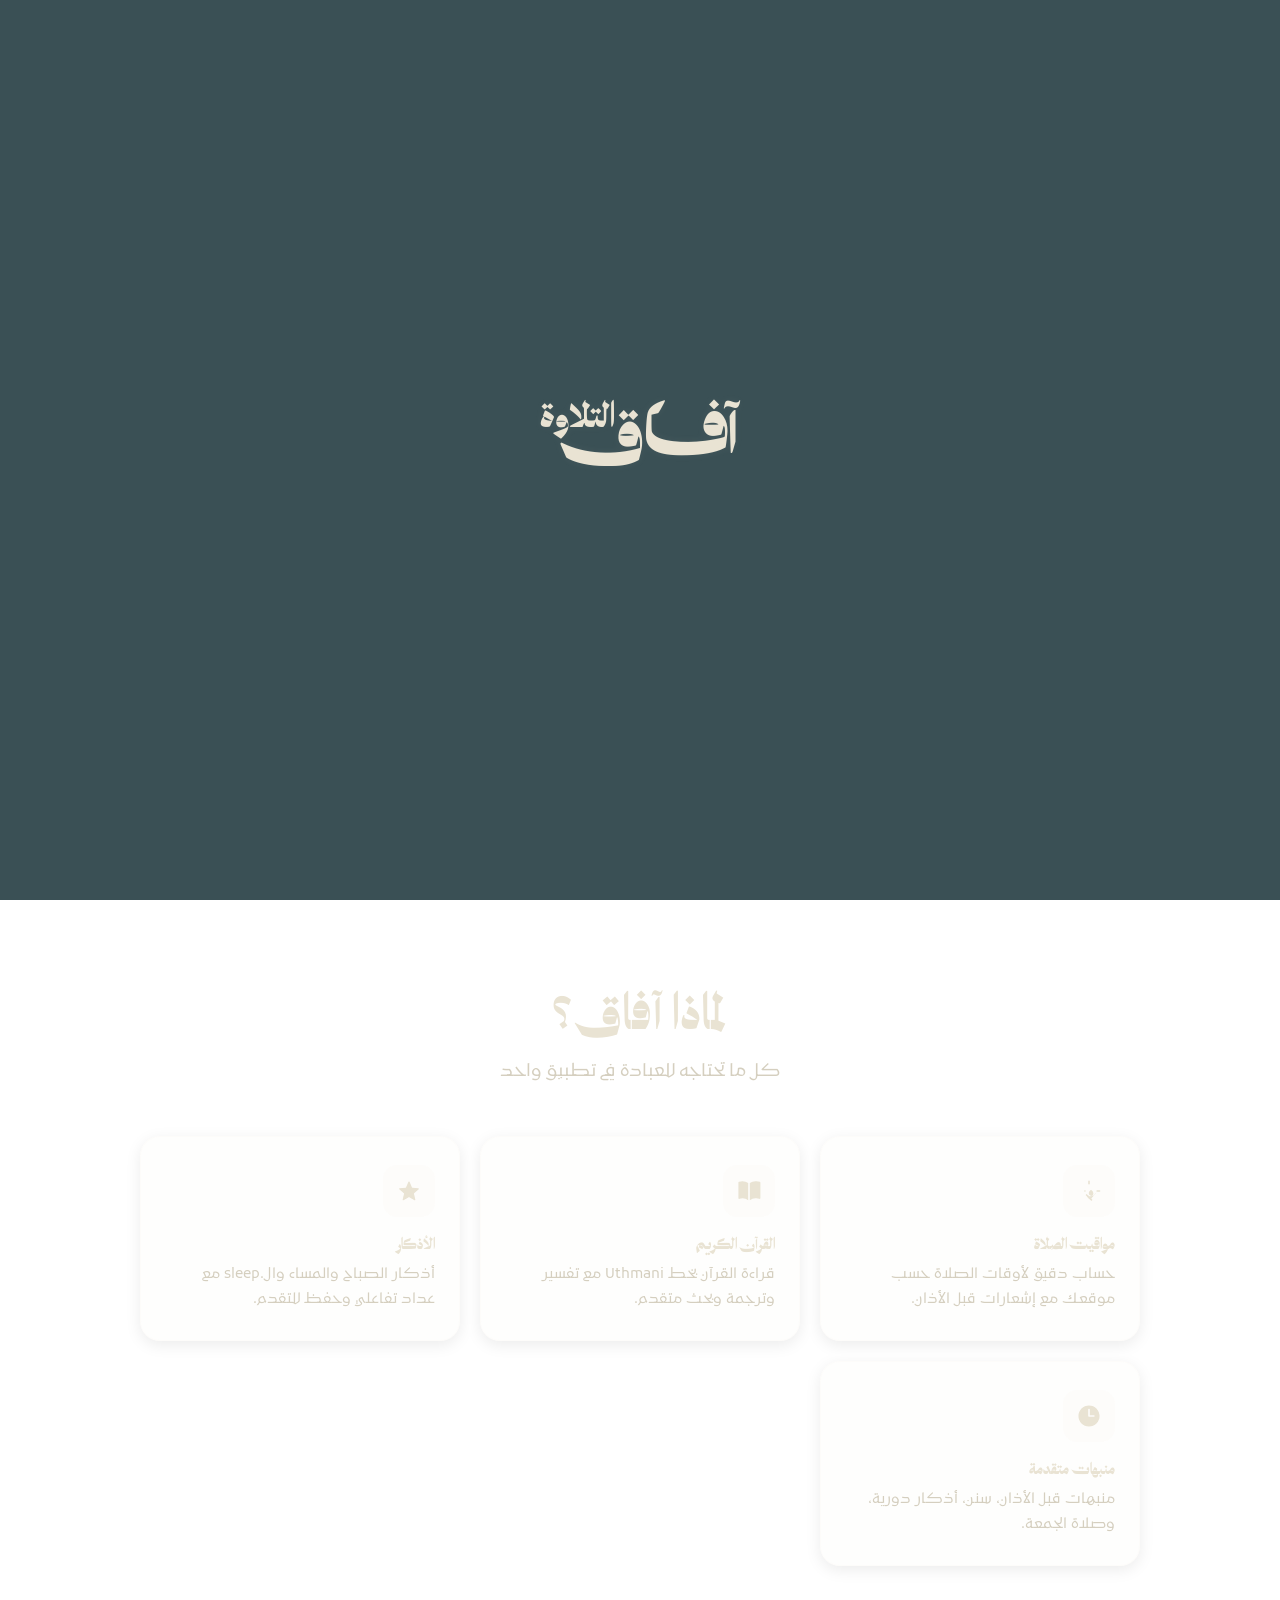
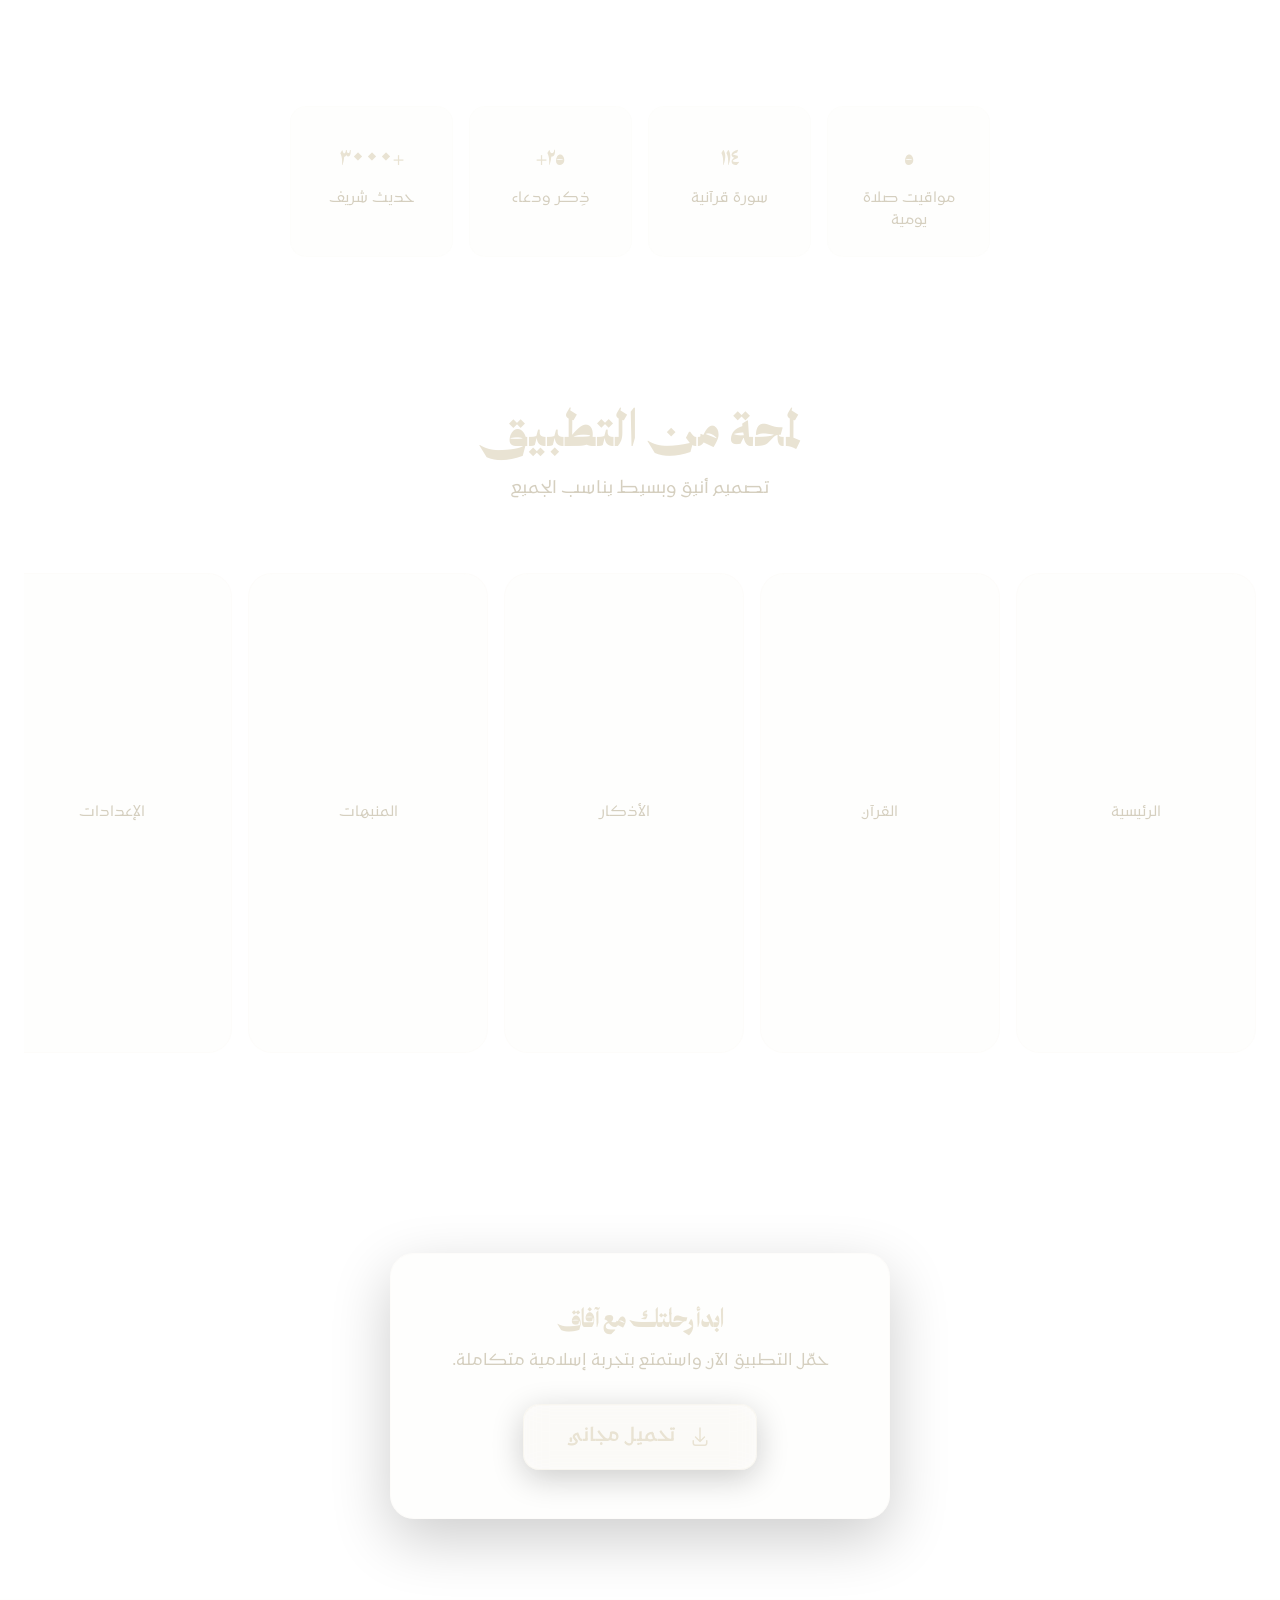
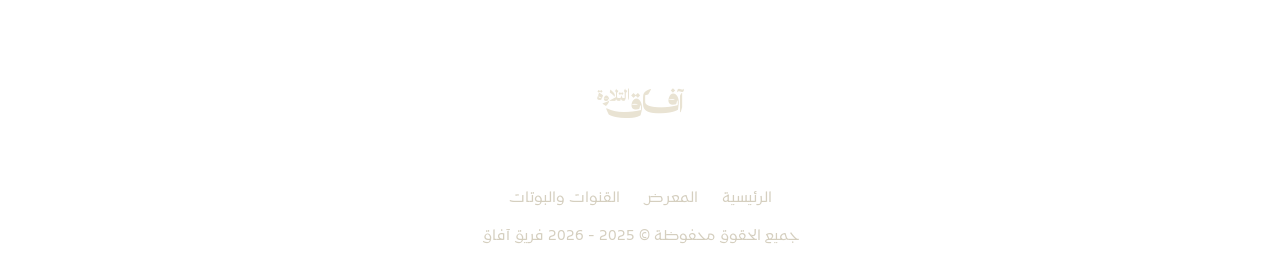
<file: index.html>
<!DOCTYPE html>
<html lang="ar" dir="rtl">
<head>
  <meta charset="UTF-8">
  <meta name="viewport" content="width=device-width,initial-scale=1.0">
  <title>آفاق - التطبيق الإسلامي الشامل</title>
  <meta name="description" content="آفاق - تطبيق إسلامي شامل يضم مواقيت الصلاة، القرآن الكريم، الأذكار، ومنبهات متقدمة">
  <link rel="stylesheet" href="css/style.css">
  <script src="js/kufam-font.js"></script>
  <link rel="stylesheet" href="https://cdn.jsdelivr.net/npm/swiper@11/swiper-bundle.min.css">
  <style>
    /* ===== APP DOWNLOAD PAGE ===== */
    .app-hero {
      min-height:100vh;
      display:flex; align-items:center; justify-content:center;
      text-align:center;
      padding:120px 24px 60px;
      position:relative;
    }
    .app-hero::before {
      content:'';
      position:absolute; inset:0;
      background:radial-gradient(ellipse at 50% 30%, rgba(233,227,211,0.06) 0%, transparent 70%);
      pointer-events:none;
    }
    .app-hero-content {
      display:flex; flex-direction:column; align-items:center; gap:28px;
      max-width:600px; position:relative; z-index:1;
    }
    .app-logo-wrap {
      width:140px; height:140px;
      border-radius:36px;
      background:rgba(233,227,211,0.08);
      backdrop-filter:blur(20px);
      -webkit-backdrop-filter:blur(20px);
      border:1px solid rgba(233,227,211,0.12);
      display:flex; align-items:center; justify-content:center;
      box-shadow:0 20px 60px rgba(0,0,0,0.3), inset 0 1px 0 rgba(233,227,211,0.1);
    }
    .app-logo-wrap .logo-font {
      font-size:80px; line-height:1;
    }
    .app-hero h1 {
      font-family:var(--font-milan);
      font-size:clamp(2.2rem,5vw,3.5rem);
      color:var(--ivory);
      margin:0;
      letter-spacing:2px;
    }
    .app-hero .tagline {
      font-size:1.1rem; color:var(--ivory-dark);
      line-height:1.8; max-width:480px; margin:0;
    }

    /* Glassy Download Button */
    .btn-download {
      display:inline-flex; align-items:center; gap:12px;
      padding:18px 44px;
      background:rgba(233,227,211,0.1);
      backdrop-filter:blur(16px);
      -webkit-backdrop-filter:blur(16px);
      border:1px solid rgba(233,227,211,0.2);
      border-radius:16px;
      color:var(--ivory);
      font-size:1.1rem; font-weight:600;
      letter-spacing:0.5px;
      transition:all 0.3s cubic-bezier(0.4,0,0.2,1);
      box-shadow:0 8px 32px rgba(0,0,0,0.2), inset 0 1px 0 rgba(233,227,211,0.1);
      text-decoration:none;
    }
    .btn-download:hover {
      background:rgba(233,227,211,0.18);
      border-color:rgba(233,227,211,0.35);
      transform:translateY(-3px);
      box-shadow:0 16px 48px rgba(0,0,0,0.3), inset 0 1px 0 rgba(233,227,211,0.15);
    }
    .btn-download svg {
      width:24px; height:24px;
    }

    /* Version Badge */
    .version-badge {
      display:inline-flex; align-items:center; gap:6px;
      padding:6px 14px;
      background:rgba(233,227,211,0.06);
      border:1px solid rgba(233,227,211,0.08);
      border-radius:20px;
      font-size:0.8rem; color:var(--ivory-dark);
    }
    .version-badge .dot {
      width:6px; height:6px; border-radius:50%;
      background:var(--accent-green, #7EC8A0);
    }

    /* Features Section */
    .features-section {
      padding:80px 24px;
      position:relative; z-index:1;
    }
    .features-grid {
      display:grid;
      grid-template-columns:repeat(auto-fit, minmax(260px, 1fr));
      gap:20px;
      max-width:1000px; margin:0 auto;
    }

    /* Glassy Feature Card */
    .feature-card {
      background:rgba(233,227,211,0.05);
      backdrop-filter:blur(12px);
      -webkit-backdrop-filter:blur(12px);
      border:1px solid rgba(233,227,211,0.08);
      border-radius:20px;
      padding:28px 24px;
      transition:all 0.3s cubic-bezier(0.4,0,0.2,1);
      box-shadow:0 4px 16px rgba(0,0,0,0.08);
    }
    .feature-card:hover {
      background:rgba(233,227,211,0.09);
      border-color:rgba(233,227,211,0.15);
      transform:translateY(-4px);
      box-shadow:0 12px 40px rgba(0,0,0,0.15);
    }
    .feature-icon {
      width:52px; height:52px;
      border-radius:14px;
      background:rgba(233,227,211,0.08);
      display:flex; align-items:center; justify-content:center;
      margin-bottom:16px;
    }
    .feature-icon svg {
      width:26px; height:26px;
      color:var(--ivory);
    }
    .feature-card h3 {
      font-family:var(--font-milan);
      font-size:1.15rem;
      color:var(--ivory);
      margin:0 0 8px;
    }
    .feature-card p {
      font-size:0.9rem;
      color:var(--ivory-dark);
      line-height:1.7;
      margin:0;
    }

    /* Stats Section */
    .stats-section {
      padding:60px 24px;
      position:relative; z-index:1;
    }
    .stats-grid {
      display:grid;
      grid-template-columns:repeat(auto-fit, minmax(150px, 1fr));
      gap:16px;
      max-width:700px; margin:0 auto;
    }
    .stat-card {
      background:rgba(233,227,211,0.05);
      backdrop-filter:blur(10px);
      -webkit-backdrop-filter:blur(10px);
      border:1px solid rgba(233,227,211,0.06);
      border-radius:16px;
      padding:24px 16px;
      text-align:center;
    }
    .stat-number {
      font-family:var(--font-milan);
      font-size:2rem;
      color:var(--ivory);
      margin:0;
    }
    .stat-label {
      font-size:0.85rem;
      color:var(--ivory-dark);
      margin:6px 0 0;
    }

    /* Screenshots Section */
    .screenshots-section {
      padding:80px 24px;
      position:relative; z-index:1;
    }
    .screenshots-scroll {
      display:flex; gap:16px;
      overflow-x:auto;
      padding:20px 0 40px;
      scroll-snap-type:x mandatory;
      -webkit-overflow-scrolling:touch;
    }
    .screenshots-scroll::-webkit-scrollbar { height:4px; }
    .screenshots-scroll::-webkit-scrollbar-thumb { background:rgba(233,227,211,0.15); border-radius:2px; }
    .screenshot-item {
      flex:0 0 240px;
      height:480px;
      border-radius:24px;
      overflow:hidden;
      background:rgba(233,227,211,0.05);
      border:1px solid rgba(233,227,211,0.08);
      scroll-snap-align:center;
      display:flex; align-items:center; justify-content:center;
      color:var(--ivory-dark);
      font-size:0.9rem;
    }

    /* CTA Section */
    .cta-section {
      padding:80px 24px;
      text-align:center;
      position:relative; z-index:1;
    }
    .cta-card {
      max-width:500px; margin:0 auto;
      background:rgba(233,227,211,0.06);
      backdrop-filter:blur(16px);
      -webkit-backdrop-filter:blur(16px);
      border:1px solid rgba(233,227,211,0.1);
      border-radius:24px;
      padding:48px 32px;
      box-shadow:0 20px 60px rgba(0,0,0,0.2);
    }
    .cta-card h2 {
      font-family:var(--font-milan);
      font-size:1.8rem;
      color:var(--ivory);
      margin:0 0 12px;
    }
    .cta-card p {
      font-size:1rem;
      color:var(--ivory-dark);
      margin:0 0 28px;
      line-height:1.7;
    }

    @media (max-width:768px) {
      .app-hero { padding:100px 16px 40px; }
      .app-logo-wrap { width:110px; height:110px; border-radius:28px; }
      .app-logo-wrap .logo-font { font-size:60px; }
      .btn-download { padding:16px 32px; font-size:1rem; }
      .features-grid { grid-template-columns:1fr; }
      .screenshot-item { flex:0 0 200px; height:400px; }
    }
  </style>
</head>
<body>

<div id="splash"><span class="splash-logo logo-font">2</span></div>

<header class="header">
  <div class="container">
    <a href="index.html" class="logo">
      <span class="logo-img logo-font">2</span>
    </a>
    <nav class="nav-links">
      <a href="index.html" class="active">الرئيسية</a>
      <a href="gallery.html">المعرض</a>
      <a href="network.html">القنوات والبوتات</a>
    </nav>
    <div class="menu-toggle"><span></span><span></span><span></span></div>
  </div>
</header>

<main class="page-main">

<!-- Hero -->
<section class="app-hero">
  <div class="app-hero-content">
    <div class="app-logo-wrap">
      <span class="logo-font" style="color:var(--ivory)">2</span>
    </div>
    <h1>آفاق</h1>
    <p class="tagline">تطبيق إسلامي شامل. مواقيت الصلاة، القرآن الكريم، الأذكار، ومنبهات متقدمة — كل ما تحتاجه في مكان واحد.</p>
    <div class="version-badge">
      <span class="dot"></span>
      الإصدار 1.0.0
    </div>
    <a href="https://github.com/mr7li0/afaq-app/releases/download/v1.1.0/app-release.apk" class="btn-download" id="download-btn">
      <svg viewBox="0 0 24 24" fill="currentColor">
        <path fill-rule="evenodd" d="M12 2.25a.75.75 0 0 1 .75.75v11.69l3.22-3.22a.75.75 0 1 1 1.06 1.06l-4.5 4.5a.75.75 0 0 1-1.06 0l-4.5-4.5a.75.75 0 1 1 1.06-1.06l3.22 3.22V3a.75.75 0 0 1 .75-.75Z" clip-rule="evenodd"/>
        <path d="M5.25 15a.75.75 0 0 1 .75.75v2.25a1.5 1.5 0 0 0 1.5 1.5h9a1.5 1.5 0 0 0 1.5-1.5V15.75a.75.75 0 0 1 1.5 0v2.25a3 3 0 0 1-3 3h-9a3 3 0 0 1-3-3V15.75a.75.75 0 0 1 .75-.75Z"/>
      </svg>
      تحميل التطبيق
    </a>
  </div>
</section>

<!-- Features -->
<section class="features-section">
  <div class="container">
    <h2 class="section-title">لماذا آفاق؟</h2>
    <p class="section-subtitle">كل ما تحتاجه للعبادة في تطبيق واحد</p>
  </div>
  <div class="features-grid">
    <div class="feature-card">
      <div class="feature-icon">
        <svg viewBox="0 0 24 24" fill="currentColor"><path fill-rule="evenodd" d="M12 2.25a.75.75 0 0 1 .75.75v2.25a.75.75 0 0 1-1.5 0V3a.75.75 0 0 1 .75-.75ZM7.5 12a.75.75 0 0 1 .75-.75h.008a.75.75 0 0 1 .75.75v.008a.75.75 0 0 1-.75.75H8.25a.75.75 0 0 1-.75-.75V12ZM22.5 12a.75.75 0 0 1-.75.75h-2.25a.75.75 0 0 1 0-1.5H21.75a.75.75 0 0 1 .75.75ZM14.114 18.894c.198.266.43.509.668.734a.75.75 0 1 1-1.05 1.068c-.305-.305-.627-.614-.955-.918l-.036-.034a17.23 17.23 0 0 1-2.548-2.548l-.034-.036a8.33 8.33 0 0 1-.918-.955.75.75 0 1 1 1.068-1.05c.225.238.468.47.734.668l.158.212.002.002c.053.07.11.138.17.2.08.08.164.15.252.208l.05.03a2.96 2.96 0 0 0 .484.278c.175.08.378.132.593.151.427.037.867-.004 1.28-.12a3.39 3.39 0 0 0 .977-.429l.001-.001c.246-.196.458-.423.626-.675.16-.245.27-.517.32-.8a3.04 3.04 0 0 0-.004-1.025l-.004-.018a3.38 3.38 0 0 0-.098-.384l-.004-.01a5.86 5.86 0 0 0-.106-.339 3.38 3.38 0 0 0-.152-.374l-.006-.012a3.4 3.4 0 0 0-.132-.266l-.004-.007a3.4 3.4 0 0 0-.234-.36l-.003-.004a3.4 3.4 0 0 0-.36-.384l-.005-.005a3.4 3.4 0 0 0-.468-.378l-.006-.004a3.39 3.39 0 0 0-.372-.222l-.006-.003a3.4 3.4 0 0 0-.38-.176l-.007-.003a3.4 3.4 0 0 0-.382-.114l-.008-.002a3.4 3.4 0 0 0-.383-.056H14.9a3.4 3.4 0 0 0-.383.056l-.008.002a3.4 3.4 0 0 0-.382.114l-.007.003a3.4 3.4 0 0 0-.38.176l-.006.003a3.39 3.39 0 0 0-.372.222l-.006.004a3.4 3.4 0 0 0-.468.378l-.005.005a3.4 3.4 0 0 0-.36.384l-.003.004a3.4 3.4 0 0 0-.234.36l-.004.007a3.4 3.4 0 0 0-.132.266l-.006.012a3.38 3.38 0 0 0-.152.374l-.004.01a5.86 5.86 0 0 0-.106.339l-.004.018a3.04 3.04 0 0 0-.004 1.025c.05.283.16.555.32.8.168.252.38.479.626.675l.001.001a3.39 3.39 0 0 0 .977.429c.413.116.853.155 1.28.12a3.03 3.03 0 0 0 .593-.151l.05-.03a2.9 2.9 0 0 0 .484-.278l.002-.002c.053-.07.11-.138.17-.2.08-.08.164-.15.252-.208l.05-.03a17.23 17.23 0 0 1 2.548-2.548l.034-.036a8.33 8.33 0 0 1 .918-.955Z" clip-rule="evenodd"/></svg>
      </div>
      <h3>مواقيت الصلاة</h3>
      <p>حساب دقيق لأوقات الصلاة حسب موقعك مع إشعارات قبل الأذان.</p>
    </div>
    <div class="feature-card">
      <div class="feature-icon">
        <svg viewBox="0 0 24 24" fill="currentColor"><path d="M11.25 4.533A9.707 9.707 0 0 0 6 3a9.735 9.735 0 0 0-3.25.555.75.75 0 0 0-.5.707v14.25a.75.75 0 0 0 1 .707A8.237 8.237 0 0 1 6 18.75c1.995 0 3.823.707 5.25 1.886V4.533ZM12.75 20.636A8.214 8.214 0 0 1 18.75 18.75c.966 0 1.89.166 2.75.47a.75.75 0 0 0 1-.708V4.262a.75.75 0 0 0-.5-.707A9.735 9.735 0 0 0 18 3a9.707 9.707 0 0 0-5.25 1.533v16.103Z"/></svg>
      </div>
      <h3>القرآن الكريم</h3>
      <p>قراءة القرآن بخط Uthmani مع تفسير وترجمة وبحث متقدم.</p>
    </div>
    <div class="feature-card">
      <div class="feature-icon">
        <svg viewBox="0 0 24 24" fill="currentColor"><path d="M11.48 3.499a.562.562 0 0 1 1.04 0l2.125 5.111a.563.563 0 0 0 .475.345l5.518.442c.499.04.701.663.321.988l-4.204 3.602a.563.563 0 0 0-.182.557l1.285 5.385a.562.562 0 0 1-.84.61l-4.725-2.885a.562.562 0 0 0-.586 0L6.982 20.54a.562.562 0 0 1-.84-.61l1.285-5.386a.562.562 0 0 0-.182-.557l-4.204-3.602a.562.562 0 0 1 .321-.988l5.518-.442a.563.563 0 0 0 .475-.345L11.48 3.5Z"/></svg>
      </div>
      <h3>الأذكار</h3>
      <p>أذكار الصباح والمساء وال.sleep مع عداد تفاعلي وحفظ للتقدم.</p>
    </div>
    <div class="feature-card">
      <div class="feature-icon">
        <svg viewBox="0 0 24 24" fill="currentColor"><path fill-rule="evenodd" d="M12 2.25c-5.385 0-9.75 4.365-9.75 9.75s4.365 9.75 9.75 9.75 9.75-4.365 9.75-9.75S17.385 2.25 12 2.25ZM12.75 6a.75.75 0 0 0-1.5 0v6c0 .414.336.75.75.75h4.5a.75.75 0 0 0 0-1.5h-3.75V6Z" clip-rule="evenodd"/></svg>
      </div>
      <h3>منبهات متقدمة</h3>
      <p>منبهات قبل الأذان، سنن، أذكار دورية، وصلاة الجمعة.</p>
    </div>
  </div>
</section>

<!-- Stats -->
<section class="stats-section">
  <div class="stats-grid">
    <div class="stat-card">
      <p class="stat-number">٥</p>
      <p class="stat-label">مواقيت صلاة يومية</p>
    </div>
    <div class="stat-card">
      <p class="stat-number">١١٤</p>
      <p class="stat-label">سورة قرآنية</p>
    </div>
    <div class="stat-card">
      <p class="stat-number">٢٥+</p>
      <p class="stat-label">ذِكر ودعاء</p>
    </div>
    <div class="stat-card">
      <p class="stat-number">+٣٠٠٠</p>
      <p class="stat-label">حديث شريف</p>
    </div>
  </div>
</section>

<!-- Screenshots -->
<section class="screenshots-section">
  <div class="container">
    <h2 class="section-title">لمحة من التطبيق</h2>
    <p class="section-subtitle">تصميم أنيق وبسيط يناسب الجميع</p>
  </div>
  <div class="screenshots-scroll">
    <div class="screenshot-item">الرئيسية</div>
    <div class="screenshot-item">القرآن</div>
    <div class="screenshot-item">الأذكار</div>
    <div class="screenshot-item">المنبهات</div>
    <div class="screenshot-item">الإعدادات</div>
  </div>
</section>

<!-- CTA -->
<section class="cta-section">
  <div class="cta-card">
    <h2>ابدأ رحلتك مع آفاق</h2>
    <p>حمّل التطبيق الآن واستمتع بتجربة إسلامية متكاملة.</p>
    <a href="https://github.com/mr7li0/afaq-app/releases/download/v1.1.0/app-release.apk" class="btn-download">
      <svg viewBox="0 0 24 24" fill="currentColor">
        <path fill-rule="evenodd" d="M12 2.25a.75.75 0 0 1 .75.75v11.69l3.22-3.22a.75.75 0 1 1 1.06 1.06l-4.5 4.5a.75.75 0 0 1-1.06 0l-4.5-4.5a.75.75 0 1 1 1.06-1.06l3.22 3.22V3a.75.75 0 0 1 .75-.75Z" clip-rule="evenodd"/>
        <path d="M5.25 15a.75.75 0 0 1 .75.75v2.25a1.5 1.5 0 0 0 1.5 1.5h9a1.5 1.5 0 0 0 1.5-1.5V15.75a.75.75 0 0 1 1.5 0v2.25a3 3 0 0 1-3 3h-9a3 3 0 0 1-3-3V15.75a.75.75 0 0 1 .75-.75Z"/>
      </svg>
      تحميل مجاني
    </a>
  </div>
</section>

</main>

<footer class="footer">
  <div class="footer-content">
    <div class="footer-logo">
      <span class="logo-img logo-font">2</span>
    </div>
    <div class="footer-links">
      <a href="index.html">الرئيسية</a>
      <a href="gallery.html">المعرض</a>
      <a href="network.html">القنوات والبوتات</a>
    </div>
    <div class="footer-copy">
      جميع الحقوق محفوظة &copy; 2025 - 2026 فريق آفاق
    </div>
  </div>
</footer>

<script src="https://cdn.jsdelivr.net/npm/swiper@11/swiper-bundle.min.js"></script>
<script src="js/app.js"></script>
</body>
</html>
</file>
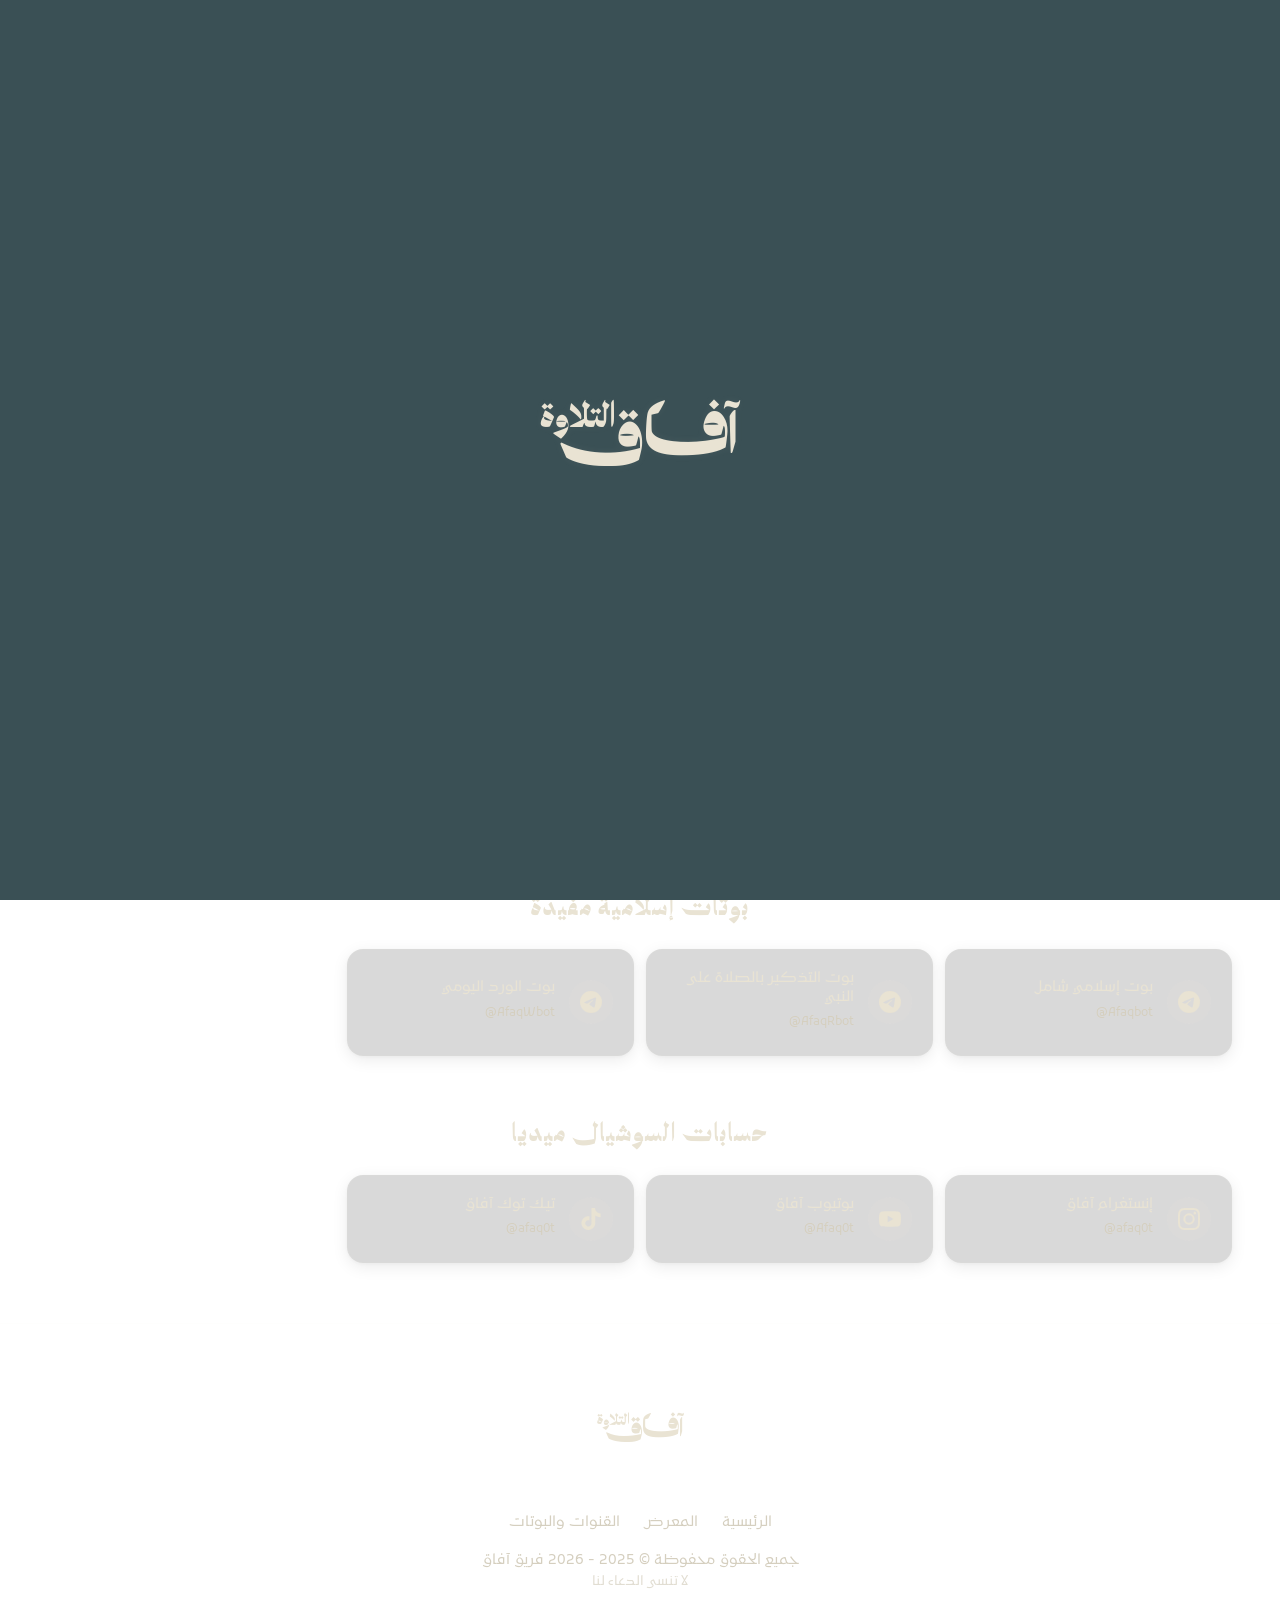
<file: network.html>
<!DOCTYPE html>
<html lang="ar" dir="rtl">
<head>
  <meta charset="UTF-8">
  <meta name="viewport" content="width=device-width,initial-scale=1.0">
  <title>آفاق - القنوات والبوتات</title>

  <meta name="description" content="شبكة قنوات وبوتات آفاق على تلغرام">
  <link rel="stylesheet" href="css/style.css">
  <script src="js/kufam-font.js"></script>
  
</head>
<body>

<div id="splash"><span class="splash-logo logo-font">2</span></div>

<header class="header">
  <div class="container">
    <a href="index.html" class="logo">
      <span class="logo-img logo-font">2</span>
    </a>
    <nav class="nav-links">
      <a href="index.html">الرئيسية</a>
      <a href="gallery.html">المعرض</a>
      <a href="network.html" class="active">القنوات والبوتات</a>
    </nav>
    <div class="menu-toggle"><span></span><span></span><span></span></div>
  </div>
</header>

<main class="page-main">
<section class="network-page">
  <div class="container">
    <h1 class="section-title">الشبكة</h1>
    <p class="section-subtitle">القنوات والبوتات الإسلامية على تلغرام</p>
    <div class="network-categories" id="network-categories"></div>
  </div>
</section>
</main>

<footer class="footer">
  <div class="footer-content">
    <div class="footer-logo">
      <span class="logo-img logo-font">2</span>
    </div>
    <div class="footer-links">
      <a href="index.html">الرئيسية</a>
      <a href="gallery.html">المعرض</a>
      <a href="network.html">القنوات والبوتات</a>
    </div>
    <div class="footer-copy">
      جميع الحقوق محفوظة © 2025 - 2026 فريق آفاق<br>
      <span style="font-size:0.8rem;opacity:0.7">لا تنسى الدعاء لنا</span>
    </div>
  </div>
</footer>

<script src="js/network.js"></script>
<svg style="width:0;height:0;position:absolute;">
  <filter id="toIvory" color-interpolation-filters="sRGB">
    <feColorMatrix type="matrix" values="0 0 0 0 0.9137 0 0 0 0 0.8902 0 0 0 0 0.8275 0 0 0 1 0"/>
  </filter>
</svg>
</body>
</html>
</file>
<file: css/style.css>
@font-face {
  font-family: 'Milan';
  src: url('../fonts/Milan Display Black Swashes.otf') format('opentype');
  font-weight: normal; font-style: normal; font-display: swap;
}
@font-face {
  font-family: 'DigitalOldMadina';
  src: url('../fonts/DigitalKhatt-OldMadina.otf') format('opentype');
  font-weight: normal; font-style: normal;
  font-display: block;
  font-variant-ligatures: common-ligatures contextual;
  -webkit-font-variant-ligatures: common-ligatures contextual;
}
@font-face {
  font-family: 'DigitalNewMadina';
  src: url('../fonts/DigitalMadina-NON V1.ttf') format('truetype');
  font-weight: normal; font-style: normal;
  font-display: block;
  font-variant-ligatures: common-ligatures contextual;
  -webkit-font-variant-ligatures: common-ligatures contextual;
}


@font-face {
  font-family: 'OmarAfaq';
  src: url('../fonts/Omar-afaq.otf') format('opentype');
  font-weight: normal; font-style: normal; font-display: swap;
}
@font-face {
  font-family: 'SocialRegular';
  src: url('../fonts/social-Regular.ttf') format('truetype');
  font-weight: normal; font-style: normal; font-display: swap;
}
:root {
  --primary: #6a7c7e;
  --primary-light: #7a8c8e;
  --primary-dark: #546a6f;
  --primary-deeper: #3a5055;
  --ivory: #e9e3d3;
  --ivory-dark: #d5cfbf;
  --shadow: rgba(0,0,0,0.12);
  --shadow-heavy: rgba(0,0,0,0.3);
  --font-milan: 'Milan', serif;
  --font-digital-old: 'DigitalOldMadina', serif;
  --font-digital-new: 'DigitalNewMadina', serif;
  --font-omar: 'SocialRegular', sans-serif;
  --font-body: 'Kufam', sans-serif;
  --transition: 0.3s cubic-bezier(0.4,0,0.2,1);
  --radius: 16px;
  --radius-sm: 10px;
  --nav-height: 70px;
  --bg-dark: #1b2022;
  --bg-darker: #15191b;
  --bg-card: #20272a;
  --accent: #4f9cf7;
  --accent-dim: rgba(79,156,247,0.12);
}
.logo-font {
  font-family: var(--font-omar);
  user-select: none;
  pointer-events: none;
}

*,*::before,*::after { margin:0; padding:0; box-sizing:border-box; }
html { scroll-behavior: smooth; font-family: var(--font-body); }

body {
  font-family: var(--font-body);
  color: var(--ivory);
  overflow-x: hidden;
  line-height: 1.6;
  -webkit-font-smoothing: antialiased;
  text-rendering: optimizeLegibility;
  -moz-text-size-adjust: 100%;
  -webkit-text-size-adjust: 100%;
  min-height: 100vh;
}
body::before {
  content: '';
  position: fixed;
  inset: 0;
  z-index: -1;
  background: linear-gradient(135deg, #3a5055, #4d6267, #546a6f, #5b7376, #6a7c7e, #5b7376, #546a6f, #4d6267, #3a5055);
}

a { color:inherit; text-decoration:none; }
img { max-width:100%; display:block; }
ul { list-style:none; }
button { cursor:pointer; border:none; background:none; font:inherit; color:inherit; }
input, select, textarea { font:inherit; color:inherit; background:none; border:none; outline:none; }
h1,h2,h3,h4 { font-family:var(--font-milan); font-weight:normal; line-height:1.2; }

::-webkit-scrollbar { width:6px; }
::-webkit-scrollbar-track { background:rgba(0,0,0,0.2); }
::-webkit-scrollbar-thumb { background:var(--ivory-dark); border-radius:3px; }
::selection { background:var(--ivory); color:var(--primary-deeper); }

.container { max-width:1280px; margin:0 auto; padding:0 24px; width:100%; }

#splash {
  position:fixed; inset:0;
  background:var(--primary-deeper);
  display:flex; flex-direction:column; align-items:center; justify-content:center; gap:10px;
  z-index:9999;
  transition:opacity 0.5s ease, transform 0.5s ease, filter 0.5s ease;
}
#splash.hide { opacity:0; transform:scale(1.08); filter:blur(6px); pointer-events:none; }
.splash-logo {
  width:220px; height:220px;
  display:flex; align-items:center; justify-content:center;
  font-size:160px; line-height:1;
  color:var(--ivory);
  opacity:0; transform:scale(0.7); filter:blur(6px);
  animation:splashReveal 1.2s ease-out forwards;
}
@keyframes splashReveal {
  0%   { opacity:0; transform:scale(0.7); filter:blur(6px); }
  60%  { opacity:1; transform:scale(1.05); filter:blur(0); text-shadow:0 0 40px rgba(233,227,211,0.25); }
  100% { opacity:1; transform:scale(1); filter:blur(0); text-shadow:0 0 8px rgba(233,227,211,0.06); }
}

.page-main {
  position:relative; z-index:1; isolation:isolate;
  animation:fadeSlideIn 0.5s ease-out 0.2s both;
}
@keyframes fadeSlideIn {
  from { opacity:0; transform:translateY(12px); }
  to { opacity:1; transform:translateY(0); }
}

.header {
  position:fixed; top:0; left:0; right:0;
  height:var(--nav-height);
  background:rgba(106,124,126,0.3);
  backdrop-filter:blur(14px);
  -webkit-backdrop-filter:blur(14px);
  border-bottom:1px solid rgba(233,227,211,0.08);
  z-index:1000;
  transition:var(--transition);
}
.header.scrolled {
  background:rgba(106,124,126,0.8);
  box-shadow:0 2px 20px rgba(0,0,0,0.15);
}
.header .container {
  display:flex; align-items:center; justify-content:space-between;
  height:100%;
}
.logo {
  display:flex; align-items:center;
}
.logo-img {
  width:85px; height:85px;
  display:flex; align-items:center; justify-content:center;
  font-size:62px; line-height:1;
  color:var(--ivory);
  flex-shrink:0;
}
.logo-text {
  display:none;
}
.nav-links { display:flex; gap:28px; align-items:center; }
.nav-links a {
  font-family:var(--font-body);
  font-size:0.9rem;
  color:var(--ivory-dark);
  transition:color var(--transition);
  position:relative;
  letter-spacing:0.5px;
}
.nav-links a::after {
  content:''; position:absolute; bottom:-4px; left:0;
  width:0; height:1.5px;
  background:var(--ivory);
  transition:width var(--transition);
}
.nav-links a:hover { color:var(--ivory); }
.nav-links a:hover::after { width:100%; }
.nav-links a.active { color:var(--ivory); }
.nav-links a.active::after { width:100%; }

.menu-toggle {
  display:none; width:30px; height:22px;
  flex-direction:column; justify-content:space-between;
  cursor:pointer;
}
.menu-toggle span {
  width:100%; height:2px;
  background:var(--ivory); border-radius:2px;
  transition:transform var(--transition), opacity var(--transition);
}
.menu-toggle.active span:nth-child(1) { transform:rotate(45deg) translate(5px,5px); }
.menu-toggle.active span:nth-child(2) { opacity:0; }
.menu-toggle.active span:nth-child(3) { transform:rotate(-45deg) translate(6px,-6px); }

@media (max-width:768px) {
  .nav-links {
    position:fixed; top:var(--nav-height); left:0; right:0;
    background:rgba(106,124,126,0.92);
    backdrop-filter:blur(16px);
    flex-direction:column; padding:24px; gap:18px;
    transform:translateY(-120%);
    transition:transform var(--transition);
    border-bottom:1px solid rgba(233,227,211,0.1);
  }
  .nav-links.open { transform:translateY(0); }
  .menu-toggle { display:flex; }
  .logo { font-size:1.6rem; }
  .logo-img { width:75px; height:75px; font-size:54px; }
  .hero-logo { width:200px; height:200px; font-size:140px; }
}

.section-title {
  font-size:clamp(2rem,5vw,3.5rem);
  text-align:center; margin-bottom:12px; letter-spacing:2px;
}
.section-subtitle {
  font-size:1.05rem; color:var(--ivory-dark);
  text-align:center; margin-bottom:50px; font-weight:300;
}
.btn-primary {
  display:inline-flex; align-items:center; gap:10px;
  padding:16px 40px;
  background:var(--ivory);
  color:var(--primary-deeper);
  border-radius:50px;
  font-size:1rem; font-weight:600; letter-spacing:1px;
  transition:background var(--transition), color var(--transition), transform var(--transition), box-shadow var(--transition);
  border:2px solid var(--ivory);
}
.btn-primary:hover {
  background:transparent; color:var(--ivory);
  transform:translateY(-2px);
  box-shadow:0 8px 30px rgba(233,227,211,0.12);
}

.hero {
  min-height:100vh;
  display:flex; align-items:center; justify-content:center;
  text-align:center;
  padding:120px 24px 60px;
}
.hero-content {
  display:flex; flex-direction:column; align-items:center; gap:32px;
  max-width:700px;
}
.hero-logo {
  width:260px; height:260px;
  display:flex; align-items:center; justify-content:center;
  font-size:190px; line-height:1;
  color:var(--ivory);
}
.hero p {
  font-family:var(--font-body);
  font-size:1.1rem; color:var(--ivory-dark);
  line-height:1.8; max-width:550px; margin:0;
}

.gallery-section { padding:60px 0 80px; }
.swiper {
  overflow:visible !important;
  padding:30px 0 50px;
}
.swiper-slide {
  width:380px !important; height:380px !important;
  border-radius:var(--radius);
  overflow:hidden;
  transition:transform 0.5s ease-out, opacity 0.5s ease-out, filter 0.5s ease-out;
  transform:scale(0.82);
  opacity:0.5;
  filter:blur(2px);
  cursor:pointer;
  will-change:transform;
}
.swiper-slide img {
  width:100%; height:100%;
  object-fit:cover;
  border-radius:var(--radius);
}
.swiper-slide-active {
  transform:scale(1) !important;
  opacity:1 !important;
  filter:blur(0) !important;
  box-shadow:0 16px 48px rgba(0,0,0,0.35);
}
.swiper-slide-prev,
.swiper-slide-next {
  transform:scale(0.82);
  opacity:0.5;
  filter:blur(2px);
}
.swiper-button-next, .swiper-button-prev, .swiper-pagination { display:none !important; }

@media (max-width:768px) {
  .swiper-slide { width:260px !important; height:260px !important; }
}
@media (max-width:480px) {
  .swiper-slide { width:200px !important; height:200px !important; }
}

.network-page { padding:120px 24px 60px; min-height:100vh; position:relative; z-index:1; isolation:isolate; }
.network-categories { display:grid; gap:60px; max-width:1280px; margin:0 auto; }
.network-category h2 { font-family:var(--font-milan); font-size:clamp(1.4rem,2.5vw,1.8rem); text-align:center; margin-bottom:24px; letter-spacing:2px; }
.network-grid { display:grid; grid-template-columns:repeat(auto-fill,minmax(230px,1fr)); gap:12px; }
.network-card { background:rgba(0,0,0,0.15); border:1px solid rgba(233,227,211,0.06); border-radius:var(--radius); padding:20px; display:flex; align-items:center; gap:14px; transition:transform var(--transition), border-color var(--transition), box-shadow var(--transition); cursor:pointer; box-shadow:0 4px 16px rgba(0,0,0,0.08), 0 1px 4px rgba(0,0,0,0.04); }
.network-card:hover { transform:translateY(-3px); border-color:rgba(233,227,211,0.2); box-shadow:0 12px 40px rgba(0,0,0,0.15), 0 4px 12px rgba(0,0,0,0.08); }
.network-card-icon { width:44px; height:44px; border-radius:50%; background:rgba(233,227,211,0.08); display:flex; align-items:center; justify-content:center; flex-shrink:0; }
.network-card-icon svg { width:22px; height:22px; }
.network-card-info { flex:1; min-width:0; }
.network-card-title { font-family:var(--font-body); font-size:0.9rem; margin-bottom:2px; line-height:1.3; }
.network-card-username { font-family:var(--font-body); font-size:0.78rem; color:var(--ivory-dark); direction:ltr; display:inline-block; }

.footer { padding:60px 24px 30px; border-top:1px solid rgba(233,227,211,0.05); text-align:center; }
.footer-content { display:flex; flex-direction:column; align-items:center; gap:16px; }
.footer-logo {
  display:flex; align-items:center; justify-content:center;
  margin-bottom:12px;
}
.footer-logo .logo-img {
  width:100px; height:100px;
  display:flex; align-items:center; justify-content:center;
  font-size:70px; line-height:1;
  color:var(--ivory);
}
.footer-links { display:flex; gap:24px; }
.footer-links a { font-family:var(--font-body); color:var(--ivory-dark); font-size:0.85rem; transition:color var(--transition); }
.footer-links a:hover { color:var(--ivory); }
.footer-social { display:flex; gap:18px; }
.footer-social a { width:44px; height:44px; border-radius:50%; background:rgba(233,227,211,0.06); display:flex; align-items:center; justify-content:center; transition:background var(--transition), border-color var(--transition), transform var(--transition); border:1px solid transparent; }
.footer-social a:hover { background:rgba(233,227,211,0.12); border-color:rgba(233,227,211,0.2); transform:translateY(-3px); }
.footer-social a svg { width:20px; height:20px; }
.footer-copy { font-family:var(--font-body); font-size:0.85rem; color:var(--ivory-dark); line-height:1.6; }

@media (max-width:768px) {
  .network-grid { grid-template-columns:1fr; }
  .network-page { padding:100px 16px 40px; }
}

/* ===== STUDIO V7 ===== */
#app {
  position:relative; z-index:1;
  display:flex; flex-direction:column;
  height:100vh; overflow:hidden;
  padding-top:var(--nav-height);
}

/* ================================================================
   STEP 1: BACKGROUND SELECTION
   ================================================================ */
#bg-select-screen {
  flex:1; display:flex; flex-direction:column; align-items:center;
  padding:70px 24px 24px;
  overflow-y:auto;
  animation:fadeSlideIn 0.35s ease-out;
}
.bg-select-card {
  background:rgba(0,0,0,0.2);
  backdrop-filter:blur(20px);
  -webkit-backdrop-filter:blur(20px);
  border:1px solid rgba(233,227,211,0.08);
  border-radius:20px;
  max-width:560px; width:100%;
  box-shadow:0 20px 60px rgba(0,0,0,0.25);
  flex-shrink:0;
  overflow:hidden;
}
.bg-select-header {
  padding:32px 32px 0;
  text-align:center;
}
.bg-select-header h2 {
  font-family:var(--font-milan);
  font-size:1.6rem; font-weight:400; letter-spacing:1px;
  color:var(--ivory); margin-bottom:6px;
}
.bg-select-header p {
  font-size:0.85rem; color:var(--ivory-dark);
  margin-bottom:0;
}
.bg-select-body { padding:24px 32px 16px; }
.bs-section { margin-bottom:18px; }
.bs-section:last-child { margin-bottom:0; }
.bs-section > label {
  display:block; font-size:0.72rem; color:var(--ivory-dark);
  margin-bottom:8px; letter-spacing:0.5px;
}
.bs-hidden { display:none !important; }

/* canvas size buttons */
.bs-sizes {
  display:flex; gap:6px; flex-wrap:wrap;
}
.bss {
  padding:7px 14px; border-radius:8px; font-size:0.75rem;
  background:rgba(0,0,0,0.2); color:var(--ivory-dark);
  border:1px solid rgba(233,227,211,0.08); cursor:pointer;
  transition:all 0.2s; font-family:inherit; white-space:nowrap;
}
.bss:hover { border-color:var(--ivory); color:var(--ivory); }
.bss.active { background:var(--ivory); color:var(--primary-deeper); border-color:var(--ivory); font-weight:600; }

/* color swatches */
.bs-colors {
  display:flex; gap:8px; flex-wrap:wrap;
}
.bsc {
  width:38px; height:38px; border-radius:50%;
  cursor:pointer; border:2px solid transparent;
  transition:all 0.2s; flex-shrink:0;
}
.bsc:hover { transform:scale(1.15); }
.bsc.active { border-color:var(--ivory); transform:scale(1.15); }
.bs-custom-color {
  display:flex; gap:8px; align-items:center; margin-top:8px;
}
.bs-custom-color input[type="color"] {
  width:36px; height:36px; border:1px solid rgba(233,227,211,0.12);
  border-radius:8px; padding:2px; cursor:pointer; background:none; flex-shrink:0;
}
.bs-custom-color input[type="text"] {
  flex:1; padding:8px 12px;
  background:rgba(0,0,0,0.2);
  border:1px solid rgba(233,227,211,0.08);
  border-radius:8px; color:var(--ivory); font-size:0.82rem; direction:ltr;
}
.bs-custom-color input:focus { border-color:var(--ivory); }

/* gradient swatches */
.bs-gradients {
  display:flex; gap:8px; flex-wrap:wrap;
}
.bsg {
  width:52px; height:52px; border-radius:12px;
  cursor:pointer; border:2px solid transparent;
  transition:all 0.2s; flex-shrink:0;
}
.bsg:hover { transform:scale(1.1); }
.bsg.active { border-color:var(--ivory); transform:scale(1.1); }

/* image upload */
.bs-upload {
  width:100%; padding:12px;
  border:1.5px dashed rgba(233,227,211,0.2);
  border-radius:10px; font-size:0.82rem; color:var(--ivory-dark);
  cursor:pointer; transition:all 0.2s; background:none; font-family:inherit;
}
.bs-upload:hover { border-color:var(--ivory); color:var(--ivory); background:rgba(233,227,211,0.04); }
.bs-preview {
  position:relative; margin-top:8px; border-radius:8px; overflow:hidden;
}
.bs-preview img { width:100%; max-height:120px; object-fit:cover; border-radius:8px; }
.bs-preview-clear {
  position:absolute; top:4px; right:4px;
  width:24px; height:24px; border-radius:50%;
  background:rgba(0,0,0,0.6); color:var(--ivory);
  border:none; cursor:pointer; font-size:0.7rem;
  display:flex; align-items:center; justify-content:center;
}
.bg-select-footer {
  padding:8px 32px 28px;
  text-align:center;
}

/* premium launch button */
#bs-launch-btn {
  padding:14px 36px; font-size:1.05rem; font-weight:600;
  background:var(--ivory); color:var(--primary-deeper);
  border:2px solid var(--ivory); border-radius:10px;
  cursor:pointer; transition:all 0.3s ease; font-family:inherit;
  letter-spacing:0.5px;
}
#bs-launch-btn:hover {
  background:transparent; color:var(--ivory);
  box-shadow:0 0 0 2px rgba(233,227,211,0.2);
}

/* ================================================================
   STEP 2: STUDIO EDITOR
   ================================================================ */
#studio-editor {
  flex:1; display:flex; flex-direction:column; min-height:0;
}

/* TOP HEADER */
#top-header {
  display:flex; align-items:center; justify-content:space-between;
  height:56px; flex-shrink:0; padding:0 16px;
  background:rgba(0,0,0,0.15);
  backdrop-filter:blur(14px);
  border-bottom:1px solid rgba(233,227,211,0.06);
  z-index:20;
}
.th-left { display:flex; align-items:center; gap:12px; }

.th-back-btn {
  padding:6px 14px; border-radius:8px; font-size:0.78rem;
  background:rgba(233,227,211,0.06); color:var(--ivory-dark);
  border:1px solid rgba(233,227,211,0.08); cursor:pointer;
  transition:all 0.2s; font-family:inherit; white-space:nowrap;
}
.th-back-btn:hover { background:rgba(233,227,211,0.1); color:var(--ivory); }

.export-wrap { position:relative; }
.export-wrap > button {
  padding:7px 18px; border-radius:8px; font-size:0.85rem; font-weight:600;
  background:var(--ivory); color:var(--primary-deeper);
  border:2px solid var(--ivory); cursor:pointer;
  transition:all var(--transition); font-family:inherit; white-space:nowrap;
}
.export-wrap > button:hover { background:transparent; color:var(--ivory); }

#export-dropdown {
  display:none; position:absolute; top:calc(100% + 4px); left:0;
  background:var(--primary-deeper); border:1px solid rgba(233,227,211,0.12);
  border-radius:10px; overflow:hidden; z-index:30;
  box-shadow:0 12px 40px rgba(0,0,0,0.35); min-width:140px;
}
#export-dropdown.show { display:block; }
#export-dropdown button {
  display:block; width:100%; padding:10px 16px;
  border:none; background:none; color:var(--ivory-dark); font-size:0.8rem;
  cursor:pointer; text-align:right; transition:all 0.2s; font-family:inherit;
}
#export-dropdown button:hover { background:rgba(233,227,211,0.08); color:var(--ivory); }
#export-dropdown button:not(:last-child) { border-bottom:1px solid rgba(233,227,211,0.04); }

#size-display {
  font-size:0.72rem; color:var(--ivory-dark); letter-spacing:0.5px;
}

/* MAIN CONTENT */
#main-content {
  flex:1; display:flex; flex-direction:row; min-height:0;
}

/* WORKSPACE – dark studio floor (InShot-style centered artboard) */
#workspace {
  flex:1; display:flex; align-items:center; justify-content:center;
  overflow:hidden; position:relative;
  background:#1e222b;
  min-height:0;
}
#studio-floor {
  display:flex; align-items:center; justify-content:center;
  width:100%; height:100%;
}
#canvas-container {
  position:relative; display:flex; align-items:center; justify-content:center;
}
#canvas-container .canvas-container {
  display:flex !important;
  align-items:center; justify-content:center;
}
#canvas-container .canvas-container .canvas-styles,
#canvas-container canvas {
  display:block;
  border-radius:var(--radius-sm);
  box-shadow:0 8px 40px rgba(0,0,0,0.5), 0 2px 8px rgba(0,0,0,0.15);
  max-width:100%; max-height:100%;
}
#canvas-loader {
  position:absolute; inset:0;
  display:flex; align-items:center; justify-content:center;
  background:rgba(0,0,0,0.25); backdrop-filter:blur(4px);
  z-index:10; opacity:0; pointer-events:none;
  transition:opacity 0.25s;
}
#canvas-loader.show { opacity:1; pointer-events:auto; }
.spinner { width:36px; height:36px; border:3px solid rgba(233,227,211,0.12); border-top-color:var(--ivory); border-radius:50%; animation:spin 0.7s linear infinite; }
@keyframes spin { to { transform:rotate(360deg); } }

/* SNAPPING GUIDE LINES */
.snap-guide {
  pointer-events:none;
  stroke:rgba(233,227,211,0.5);
  stroke-width:1;
  stroke-dasharray:4 4;
}

/* UNIFIED SIDEBAR */
#sidebar {
  width:310px; flex-shrink:0;
  background:rgba(0,0,0,0.15);
  backdrop-filter:blur(12px);
  border-right:1px solid rgba(233,227,211,0.05);
  overflow:hidden;
}
#sidebar-scroll {
  height:100%; overflow-y:auto; padding:14px 14px 24px;
  direction:rtl;
}
#sidebar-scroll::-webkit-scrollbar { width:4px; }
#sidebar-scroll::-webkit-scrollbar-thumb { background:rgba(233,227,211,0.12); border-radius:2px; }

.sb-section { margin-bottom:0; }
.sb-title {
  font-size:0.7rem; color:var(--ivory); font-weight:600;
  letter-spacing:0.5px; margin-bottom:8px;
}
.sb-label {
  display:block; font-size:0.62rem; color:var(--ivory-dark);
  margin-bottom:3px; margin-top:8px; letter-spacing:0.3px;
}
.sb-label:first-of-type { margin-top:0; }

.sb-select {
  width:100%; padding:7px 10px;
  background:rgba(0,0,0,0.2);
  border:1px solid rgba(233,227,211,0.06);
  border-radius:8px; color:var(--ivory); font-size:0.78rem;
  transition:border-color 0.2s;
}
.sb-select:focus { border-color:var(--ivory); }
.sb-select option { background:var(--primary-deeper); color:var(--ivory); }

.sb-divider { height:1px; background:rgba(233,227,211,0.06); margin:14px 0; }

/* search button */
.sb-search-btn {
  width:100%; padding:10px;
  border-radius:10px; font-size:0.85rem; font-weight:500;
  background:rgba(233,227,211,0.07); color:var(--ivory);
  border:1px solid rgba(233,227,211,0.12); cursor:pointer;
  transition:all 0.2s; font-family:inherit;
}
.sb-search-btn:hover { background:rgba(233,227,211,0.12); border-color:var(--ivory); }

/* size + color inline */
.sb-size-color {
  display:flex; gap:6px; align-items:center;
}
.sb-size-color input[type="number"] {
  width:58px; flex-shrink:0; padding:7px 4px; text-align:center;
  background:rgba(0,0,0,0.2);
  border:1px solid rgba(233,227,211,0.06);
  border-radius:8px; color:var(--ivory); font-size:0.78rem;
}
.sb-size-color input[type="number"]:focus { border-color:var(--ivory); }
.sb-size-color input[type="color"] {
  width:30px; height:30px; flex-shrink:0;
  border:1px solid rgba(233,227,211,0.12); border-radius:6px;
  padding:2px; cursor:pointer; background:none;
}
.sb-size-color input[type="text"] {
  flex:1; padding:7px 10px;
  background:rgba(0,0,0,0.2);
  border:1px solid rgba(233,227,211,0.06);
  border-radius:8px; color:var(--ivory); font-size:0.78rem; direction:ltr;
}
.sb-size-color input[type="text"]:focus { border-color:var(--ivory); }

/* shadow x/y */
.sb-shadow-xy {
  display:flex; gap:8px;
}
.sbxy-item { flex:1; }
.sbxy-item label {
  display:block; font-size:0.6rem; color:var(--ivory-dark);
  margin-bottom:3px;
}
.sbxy-item input[type="number"] {
  width:100%; padding:6px 8px; text-align:center;
  background:rgba(0,0,0,0.2);
  border:1px solid rgba(233,227,211,0.06);
  border-radius:6px; color:var(--ivory); font-size:0.72rem;
}
.sbxy-item input[type="number"]:focus { border-color:var(--ivory); }

/* slider row */
.sb-slider-row {
  display:flex; gap:6px; align-items:center;
}
.sb-slider-row input[type="range"] {
  flex:1; -webkit-appearance:none; appearance:none;
  height:4px; background:rgba(233,227,211,0.15); border-radius:2px;
  outline:none; cursor:pointer;
}
.sb-slider-row input[type="range"]::-webkit-slider-thumb {
  -webkit-appearance:none; appearance:none;
  width:14px; height:14px; border-radius:50%;
  background:var(--ivory); cursor:pointer; border:2px solid var(--primary-deeper);
}
.sb-slider-row input[type="range"]::-moz-range-thumb {
  width:14px; height:14px; border-radius:50%;
  background:var(--ivory); cursor:pointer; border:2px solid var(--primary-deeper);
}
.sb-slider-row input[type="number"] {
  width:50px; flex-shrink:0; text-align:center;
  padding:5px 6px;
  background:rgba(0,0,0,0.2);
  border:1px solid rgba(233,227,211,0.06);
  border-radius:6px; color:var(--ivory); font-size:0.72rem;
}
.sb-slider-row input[type="number"]:focus { border-color:var(--ivory); }

/* color row (for shadow color) */
.sb-color-row {
  display:flex; gap:6px; align-items:center; margin-top:6px;
}
.sb-color-row input[type="color"] {
  width:30px; height:30px; flex-shrink:0;
  border:1px solid rgba(233,227,211,0.12); border-radius:6px;
  padding:2px; cursor:pointer; background:none;
}
.sb-color-row input[type="text"] {
  flex:1; padding:6px 10px;
  background:rgba(0,0,0,0.2);
  border:1px solid rgba(233,227,211,0.06);
  border-radius:6px; color:var(--ivory); font-size:0.75rem; direction:ltr;
}
.sb-color-row input:focus { border-color:var(--ivory); }

/* ================================================================
   EXIT MODAL
   ================================================================ */
#exit-modal {
  position:fixed; inset:0; z-index:200;
  display:flex; align-items:center; justify-content:center;
  visibility:hidden;
}
#exit-modal.show { visibility:visible; }
#exit-modal .modal-backdrop {
  position:absolute; inset:0;
  background:rgba(0,0,0,0.6); backdrop-filter:blur(8px);
}
#exit-modal .modal-box {
  position:relative;
  background:var(--primary-deeper);
  border:1px solid rgba(233,227,211,0.1);
  border-radius:16px; padding:36px 40px;
  max-width:400px; width:92%;
  box-shadow:0 24px 80px rgba(0,0,0,0.5);
  text-align:center;
  transform:scale(0.93); transition:transform 0.35s cubic-bezier(0.34,1.56,0.64,1);
}
#exit-modal.show .modal-box { transform:scale(1); }
.modal-actions {
  display:flex; gap:10px; margin-top:20px;
}

/* ================================================================
   SEARCH MODAL
   ================================================================ */
#search-modal {
  position:fixed; inset:0; z-index:150;
  display:flex; align-items:center; justify-content:center;
  visibility:hidden;
}
#search-modal.show { visibility:visible; }
#search-modal .modal-backdrop {
  position:absolute; inset:0;
  background:rgba(0,0,0,0.6);
  backdrop-filter:blur(8px);
}
#search-modal .modal-box {
  position:relative;
  background:var(--primary-deeper);
  border:1px solid rgba(233,227,211,0.1);
  border-radius:16px;
  max-width:600px; width:92%;
  box-shadow:0 24px 80px rgba(0,0,0,0.5);
  transform:scale(0.93) translateY(12px);
  transition:transform 0.35s cubic-bezier(0.34,1.56,0.64,1);
  display:flex; flex-direction:column;
  max-height:90vh;
}
#search-modal.show .modal-box { transform:scale(1) translateY(0); }

.modal-header {
  display:flex; align-items:center; justify-content:space-between;
  padding:16px 20px;
  border-bottom:1px solid rgba(233,227,211,0.06);
  flex-shrink:0;
}
.modal-header h2 {
  font-size:1rem; font-weight:400; letter-spacing:0.5px;
  color:var(--ivory);
}
.modal-x {
  width:32px; height:32px; display:flex; align-items:center; justify-content:center;
  border-radius:8px; color:var(--ivory-dark); font-size:1.1rem;
  cursor:pointer; transition:all 0.2s; border:none; background:none;
}
.modal-x:hover { background:rgba(233,227,211,0.08); color:var(--ivory); }

.modal-body {
  padding:16px 20px 8px;
  overflow-y:auto; flex:1;
}
.modal-body .pf-group { margin-bottom:12px; }
.modal-body input[type="text"],
.modal-body input[type="number"] {
  width:100%; padding:10px 14px;
  background:rgba(0,0,0,0.25);
  border:1px solid rgba(233,227,211,0.08);
  border-radius:10px; color:var(--ivory); font-size:0.9rem;
  transition:border-color 0.2s;
}
.modal-body input:focus { border-color:var(--ivory); }

.modal-results {
  display:none;
  max-height:250px; overflow-y:auto;
  border-radius:10px;
  background:rgba(0,0,0,0.15);
  margin-bottom:12px;
}
.modal-results.show { display:block; }
.modal-results::-webkit-scrollbar { width:5px; }
.modal-results::-webkit-scrollbar-thumb { background:rgba(233,227,211,0.15); border-radius:3px; }

.mr-item {
  padding:10px 14px;
  cursor:pointer;
  border-bottom:1px solid rgba(233,227,211,0.04);
  transition:background 0.15s;
}
.mr-item:hover { background:rgba(233,227,211,0.06); }
.mr-item:last-child { border-bottom:none; }
.mr-item .mr-text {
  color:var(--ivory);
  line-height:1.5;
  font-size:0.82rem;
}
.mr-item .mr-meta {
  color:var(--ivory-dark);
  font-size:0.65rem;
  margin-top:3px;
}

.modal-range {
  background:rgba(0,0,0,0.1);
  border-radius:10px;
  padding:12px 14px;
  margin-bottom:8px;
}
.modal-range > label {
  display:block;
  font-size:0.68rem; color:var(--ivory-dark);
  margin-bottom:8px; letter-spacing:0.3px;
}
.modal-range-inputs {
  display:grid;
  grid-template-columns:1fr 1fr;
  gap:10px;
}
.modal-range-inputs .pf-group { margin-bottom:0; }
.modal-range-inputs .pf-group label {
  font-size:0.62rem; color:var(--ivory-dark);
  margin-bottom:3px;
}
.modal-range-inputs input[type="number"] {
  padding:8px 10px;
  text-align:center;
}

.modal-footer {
  padding:12px 20px 16px;
  flex-shrink:0;
}
.modal-footer .pf-btn {
  margin-top:0;
  padding:12px;
  font-size:0.9rem;
}

/* ================================================================
   CONFIRM MODAL
   ================================================================ */
#confirm-modal {
  position:fixed; inset:0; z-index:160;
  display:flex; align-items:center; justify-content:center;
  visibility:hidden;
}
#confirm-modal.show { visibility:visible; }
#confirm-modal .modal-backdrop {
  position:absolute; inset:0;
  background:rgba(0,0,0,0.5); backdrop-filter:blur(6px);
}
#confirm-modal .modal-box {
  position:relative;
  background:var(--primary-deeper);
  border:1px solid rgba(233,227,211,0.1);
  border-radius:var(--radius); padding:40px 48px;
  max-width:380px; width:90%; text-align:center;
  box-shadow:0 24px 80px rgba(0,0,0,0.4);
  transform:scale(0.95); transition:transform 0.35s cubic-bezier(0.34,1.56,0.64,1);
}
#confirm-modal.show .modal-box { transform:scale(1); }
.modal-icon { font-size:3rem; margin-bottom:12px; }
.modal-text { font-size:1.1rem; color:var(--ivory); margin-bottom:20px; line-height:1.6; }

/* ================================================================
   PF BUTTONS (MISSING)
   ================================================================ */
.pf-btn {
  display:inline-flex; align-items:center; justify-content:center; gap:8px;
  padding:12px 24px; border-radius:10px; font-size:0.9rem; font-weight:500;
  background:rgba(233,227,211,0.06); color:var(--ivory);
  border:1px solid rgba(233,227,211,0.1); cursor:pointer;
  transition:all 0.2s; font-family:inherit; white-space:nowrap;
}
.pf-btn:hover { background:rgba(233,227,211,0.12); border-color:var(--ivory); }
.pf-btn-primary {
  background:var(--ivory); color:var(--primary-deeper);
  border:2px solid var(--ivory); font-weight:600;
}
.pf-btn-primary:hover {
  background:transparent; color:var(--ivory);
  box-shadow:0 0 0 2px rgba(233,227,211,0.2);
}

/* ================================================================
   BACKGROUND SELECTOR TABS v2
   ================================================================ */
.bg-type-tabs {
  display:flex; gap:4px; margin-bottom:14px;
  background:rgba(0,0,0,0.12); border-radius:10px; padding:4px;
}
.bg-type-tab {
  flex:1; padding:9px 10px; border-radius:8px; font-size:0.78rem;
  color:var(--ivory-dark); cursor:pointer; transition:all 0.2s;
  border:none; background:none; font-family:inherit;
  display:flex; align-items:center; justify-content:center; gap:5px;
  white-space:nowrap;
}
.bg-type-tab:hover { color:var(--ivory); }
.bg-type-tab.active { background:rgba(233,227,211,0.1); color:var(--ivory); }
.bg-type-tab svg { width:15px; height:15px; flex-shrink:0; }
.bg-type-content { display:block; }
.bg-type-content.hidden { display:none; }

.bg-preview-bar {
  width:100%; height:72px; border-radius:12px; margin-bottom:14px;
  border:1px solid rgba(233,227,211,0.08); overflow:hidden;
  transition:all 0.3s; position:relative;
  background-size:cover; background-position:center;
}
.bg-preview-bar img { width:100%; height:100%; object-fit:cover; display:block; }
.bg-preview-tag {
  position:absolute; bottom:5px; right:7px;
  font-size:0.55rem; color:var(--ivory-dark);
  background:rgba(0,0,0,0.6); padding:2px 8px; border-radius:4px;
  backdrop-filter:blur(4px);
}

/* ================================================================
   SIDEBAR NEW CONTROLS
   ================================================================ */
.sb-align-group {
  display:flex; gap:4px;
  background:rgba(0,0,0,0.1); border-radius:8px; padding:4px;
}
.sb-align-btn {
  flex:1; padding:6px 4px; border-radius:6px; font-size:0.7rem;
  color:var(--ivory-dark); cursor:pointer; transition:all 0.15s;
  border:none; background:none; font-family:inherit;
  display:flex; align-items:center; justify-content:center;
}
.sb-align-btn:hover { color:var(--ivory); }
.sb-align-btn.active { background:rgba(233,227,211,0.12); color:var(--ivory); }
.sb-align-btn svg { width:16px; height:16px; }

/* ================================================================
   InShot-style LAYOUT
   ================================================================ */
#studio-topbar {
  display:flex; align-items:center; justify-content:space-between;
  height:48px; flex-shrink:0; padding:0 12px;
  background:rgba(0,0,0,0.2);
  backdrop-filter:blur(14px);
  border-bottom:1px solid rgba(233,227,211,0.06);
  z-index:20; gap:8px;
}
.st-left, .st-center, .st-right { display:flex; align-items:center; gap:6px; }
.st-center { flex:1; justify-content:center; }
.st-project-name { font-size:0.82rem; color:var(--ivory-dark); margin-right:8px; }
.st-btn {
  padding:5px 10px; border-radius:6px; font-size:0.78rem;
  background:transparent; color:var(--ivory-dark);
  border:1px solid transparent; cursor:pointer;
  transition:all 0.15s; font-family:inherit;
  display:inline-flex; align-items:center; gap:4px; white-space:nowrap;
}
.st-btn:hover { background:rgba(233,227,211,0.08); color:var(--ivory); }
.st-btn svg { width:16px; height:16px; }
.st-zoom-btn { font-size:1.1rem; font-weight:600; padding:3px 8px; }
.st-zoom-label { font-size:0.75rem; color:var(--ivory-dark); min-width:40px; text-align:center; direction:ltr; }
.st-size-label { font-size:0.7rem; color:var(--ivory-dark); direction:ltr; }
.st-divider-v { width:1px; height:20px; background:rgba(233,227,211,0.1); }
.st-export-btn { background:var(--ivory); color:var(--primary-deeper); font-weight:600; border-color:var(--ivory); }
.st-export-btn:hover { background:var(--ivory-dark); color:var(--primary-deeper); }

#main-content { flex:1; display:flex; flex-direction:row; min-height:0; overflow:hidden; }
#studio-left-tools {
  display:flex; flex-direction:column; align-items:center;
  width:48px; flex-shrink:0; padding:8px 0; gap:4px;
  background:rgba(0,0,0,0.12);
  border-left:1px solid rgba(233,227,211,0.04);
}
.slt-btn {
  width:34px; height:34px; display:flex; align-items:center; justify-content:center;
  border-radius:8px; color:var(--ivory-dark); cursor:pointer;
  transition:all 0.15s; border:none; background:transparent;
}
.slt-btn:hover { background:rgba(233,227,211,0.08); color:var(--ivory); }
.slt-btn.active { background:rgba(233,227,211,0.15); color:var(--ivory); }
.slt-btn svg { width:18px; height:18px; }
.slt-divider { width:24px; height:1px; background:rgba(233,227,211,0.08); margin:4px 0; }
.slt-spacer { flex:1; }
.slt-zoom-in, .slt-zoom-out { opacity:0.5; font-size:0.8rem; }

/* RIGHT PROPERTIES PANEL */
#studio-props {
  width:280px; flex-shrink:0;
  background:rgba(0,0,0,0.15);
  backdrop-filter:blur(12px);
  border-right:1px solid rgba(233,227,211,0.04);
  overflow-y:auto; transition:width 0.25s, opacity 0.25s, transform 0.25s;
}
#studio-props.props-hidden {
  width:0; min-width:0; overflow:hidden; opacity:0; padding:0;
  border-right-color:transparent;
}
#props-scroll { padding:12px; min-width:256px; }
.props-empty-msg { text-align:center; color:var(--ivory-dark); font-size:0.78rem; padding:40px 0; }
.props-header {
  font-size:0.7rem; font-weight:600; color:var(--ivory);
  letter-spacing:0.5px; padding-bottom:8px; margin-bottom:8px;
  border-bottom:1px solid rgba(233,227,211,0.06);
}
.props-section { margin-bottom:0; }
.props-row { margin-bottom:10px; }
.props-row label { display:block; font-size:0.62rem; color:var(--ivory-dark); margin-bottom:4px; }
.props-inline-2 { display:flex; gap:8px; }
.props-inline-2 > div { flex:1; }
.pi-input { width:100%; padding:7px 6px; text-align:center; background:rgba(0,0,0,0.2); border:1px solid rgba(233,227,211,0.06); border-radius:6px; color:var(--ivory); font-size:0.78rem; }
.pi-input:focus { border-color:var(--ivory); outline:none; }
.pi-color { width:30px; height:30px; flex-shrink:0; border:1px solid rgba(233,227,211,0.12); border-radius:6px; padding:2px; cursor:pointer; background:none; }
.pi-hex { flex:1; padding:7px 10px; background:rgba(0,0,0,0.2); border:1px solid rgba(233,227,211,0.06); border-radius:6px; color:var(--ivory); font-size:0.78rem; direction:ltr; }
.props-color-row { display:flex; gap:6px; align-items:center; }
.props-divider { height:1px; background:rgba(233,227,211,0.06); margin:10px 0; }
.props-shadow-xy { display:flex; gap:8px; }
.psxy-item { flex:1; }
.psxy-item label { display:block; font-size:0.6rem; color:var(--ivory-dark); margin-bottom:2px; }
.psxy-item input[type="number"] { width:100%; padding:6px 8px; text-align:center; background:rgba(0,0,0,0.2); border:1px solid rgba(233,227,211,0.06); border-radius:6px; color:var(--ivory); font-size:0.72rem; }
.props-slider-row { display:flex; gap:6px; align-items:center; margin-top:4px; }
.props-slider-row span { font-size:0.6rem; color:var(--ivory-dark); min-width:36px; }
.props-slider-row input[type="range"] { flex:1; -webkit-appearance:none; appearance:none; height:4px; background:rgba(233,227,211,0.15); border-radius:2px; outline:none; cursor:pointer; }
.props-slider-row input[type="range"]::-webkit-slider-thumb { -webkit-appearance:none; appearance:none; width:12px; height:12px; border-radius:50%; background:var(--ivory); cursor:pointer; border:2px solid var(--primary-deeper); }
.props-slider-row input[type="number"] { width:46px; flex-shrink:0; text-align:center; padding:5px 4px; background:rgba(0,0,0,0.2); border:1px solid rgba(233,227,211,0.06); border-radius:6px; color:var(--ivory); font-size:0.72rem; }
.props-reset-btn, .props-upload-btn {
  display:flex; align-items:center; justify-content:center; gap:6px;
  width:100%; margin-top:8px; padding:7px 12px;
  border:1px solid rgba(233,227,211,0.15); border-radius:8px;
  background:transparent; color:var(--ivory-dark);
  font-size:0.72rem; cursor:pointer; transition:all 0.2s; font-family:inherit;
}
.props-reset-btn:hover, .props-upload-btn:hover { background:rgba(233,227,211,0.08); color:var(--ivory); }

/* BOTTOM LAYERS BAR */
#studio-bottom {
  height:52px; flex-shrink:0;
  display:flex; align-items:center; gap:8px; padding:0 12px;
  background:rgba(0,0,0,0.18);
  backdrop-filter:blur(12px);
  border-top:1px solid rgba(233,227,211,0.04);
}
.sb-layers-header { display:flex; align-items:center; gap:6px; flex-shrink:0; }
.sb-layers-title { font-size:0.7rem; color:var(--ivory-dark); font-weight:600; white-space:nowrap; }
.sb-layers-actions { display:flex; gap:2px; }
.sb-layers-list {
  flex:1; display:flex; gap:6px; align-items:center;
  overflow-x:auto; padding:4px 0; min-height:40px;
  direction:ltr;
}
.sb-layers-list::-webkit-scrollbar { height:3px; }
.sb-layers-list::-webkit-scrollbar-thumb { background:rgba(233,227,211,0.1); border-radius:2px; }
.sb-layer-item {
  display:flex; align-items:center; gap:6px;
  padding:6px 10px; border-radius:6px;
  background:rgba(233,227,211,0.04);
  border:1px solid rgba(233,227,211,0.06);
  cursor:pointer; flex-shrink:0;
  font-size:0.68rem; color:var(--ivory-dark);
  transition:all 0.15s; white-space:nowrap;
  max-width:140px;
}
.sb-layer-item:hover { background:rgba(233,227,211,0.08); }
.sb-layer-item.active { background:rgba(233,227,211,0.12); border-color:rgba(233,227,211,0.2); color:var(--ivory); }
.sb-layer-item svg { width:13px; height:13px; flex-shrink:0; opacity:0.6; }
.sb-layer-item .sb-layer-name { overflow:hidden; text-overflow:ellipsis; }

/* ================================================================
   RESPONSIVE
   ================================================================ */
@media (max-width:1000px) {
  #sidebar { width:270px; }
}
@media (max-width:768px) {
  #sidebar { width:240px; }
  #main-content { flex-direction:column-reverse; }
  #sidebar { width:100%; max-height:200px; border-right:none; border-top:1px solid rgba(233,227,211,0.05); }
  #sidebar-scroll { display:flex; gap:12px; padding:10px; overflow-x:auto; direction:ltr; }
  #sidebar-scroll > * { direction:rtl; flex-shrink:0; }
  .sb-divider { display:none; }
}
@media (max-width:700px) {
  #bg-select-screen { padding:70px 16px 24px; }
  .bg-type-tab { font-size:0.7rem; gap:3px; }
  .bg-type-tab svg { width:13px; height:13px; }
  .bg-select-card { border-radius:16px; }
  .bg-select-header { padding:24px 20px 0; }
  .bg-select-body { padding:16px 20px 12px; }
  .bg-select-footer { padding:4px 20px 20px; }
}


.sb-reset-btn {
  display:flex; align-items:center; justify-content:center; gap:6px;
  width:100%; margin-top:12px; padding:8px 12px;
  border:1px solid rgba(233,227,211,0.15); border-radius:8px;
  background:transparent; color:var(--ivory-dark);
  font-size:0.75rem; cursor:pointer; transition:all 0.2s;
}
.sb-reset-btn:hover { background:rgba(233,227,211,0.08); color:var(--ivory); border-color:rgba(233,227,211,0.3); }


/* ========================================
   WELCOME SCREEN
   ======================================== */
#welcome-screen {
  position:fixed; inset:0; z-index:100;
  display:flex; align-items:center; justify-content:center;
  background:var(--bg-dark);
  direction:rtl;
}
.welcome-card {
  text-align:center; max-width:440px; width:90%;
  background:var(--bg-card);
  border:1px solid rgba(79,156,247,0.15);
  border-radius:20px;
  padding:40px 32px 36px;
  box-shadow:0 20px 60px rgba(0,0,0,0.4);
}
.welcome-logo-svg { margin:0 auto 12px; display:block; }
.welcome-title { 
  font-family:var(--font-body); font-size:44px; 
  color:var(--ivory); margin:0 0 4px; letter-spacing:2px; font-weight:700;
}
.welcome-sub { color:var(--ivory); font-size:18px; margin:0 0 28px; opacity:0.85; letter-spacing:0.5px; }
.welcome-options { display:flex; gap:16px; justify-content:center; }
.welcome-btn {
  flex:1; max-width:200px;
  display:flex; flex-direction:column; align-items:center; gap:12px;
  padding:36px 24px; border-radius:16px;
  background:linear-gradient(135deg,var(--bg-dark),var(--bg-card)); border:1px solid rgba(233,227,211,0.08);
  color:var(--ivory); cursor:pointer; transition:all 0.25s ease;
  font-family:var(--font-body);
}
.welcome-btn:hover { 
  background:linear-gradient(135deg,var(--accent-dim),rgba(79,156,247,0.08)); border-color:var(--accent);
  transform:translateY(-2px); box-shadow:0 12px 40px rgba(0,0,0,0.35);
}
.welcome-btn:active { transform:translateY(0); }
.wb-label { font-size:20px; font-weight:700; margin-top:4px; }
.wb-desc { font-size:12px; opacity:0.5; color:var(--ivory-dark); }

/* ========================================
   BG SELECT SCREEN
   ======================================== */
#bg-select-screen {
  position:fixed; inset:0; z-index:200;
  display:flex; flex-direction:column;
  background:var(--bg-dark); color:var(--ivory);
  direction:rtl; overflow-y:auto;
}
.bg-header { 
  display:flex; align-items:center; justify-content:center; gap:24px;
  padding:20px 24px; flex-wrap:wrap;
}
.bg-header h2 { margin:0; font-size:20px; font-weight:600; color:var(--ivory); }
.bg-canvas-size { display:flex; align-items:center; gap:8px; font-size:13px; color:var(--ivory-dark); }
.bg-canvas-size input { 
  width:70px; padding:4px 8px; border-radius:6px;
  background:rgba(233,227,211,0.06); border:1px solid rgba(233,227,211,0.12);
  color:var(--ivory); font-size:13px; text-align:center;
}
.bg-type-tabs {
  display:flex; justify-content:center; gap:4px; padding:0 24px 16px;
}
.bg-type-tab {
  padding:8px 24px; border-radius:8px; border:none;
  background:transparent; color:var(--ivory-dark); cursor:pointer;
  font-size:14px; font-family:var(--font-body); transition:all 0.2s;
}
.bg-type-tab.active { background:var(--accent-dim); color:var(--accent); }
.bg-main { flex:1; display:flex; gap:24px; padding:0 24px 24px; }
.bg-content-wrap { flex:1; max-width:600px; }
.bg-preview-bar {
  width:200px; border-radius:12px; display:flex; align-items:center; justify-content:center;
  font-size:13px; color:rgba(255,255,255,0.6); text-align:center; padding:12px;
  border:1px solid rgba(233,227,211,0.08);
}
.bs-swatches { display:flex; flex-wrap:wrap; gap:8px; margin-bottom:16px; }
.bsc, .bsg {
  width:44px; height:44px; border-radius:10px; cursor:pointer;
  border:2px solid transparent; transition:all 0.15s;
}
.bsc:hover, .bsg:hover { transform:scale(1.1); }
.bsc.active, .bsg.active { border-color:var(--accent); box-shadow:0 0 12px var(--accent); }
.bs-custom-row { display:flex; align-items:center; gap:12px; }
.bs-custom-row input[type="color"] { width:44px; height:44px; border:none; border-radius:10px; cursor:pointer; padding:0; }
.bs-custom-row input[type="text"] {
  width:100px; padding:8px 12px; border-radius:8px;
  background:rgba(233,227,211,0.06); border:1px solid rgba(233,227,211,0.12);
  color:var(--ivory); font-size:14px; font-family:var(--font-body);
}
.bs-upload { margin-bottom:12px; }
.bs-file-label {
  display:inline-flex; align-items:center; gap:8px;
  padding:10px 20px; border-radius:8px;
  background:var(--accent-dim); color:var(--accent); cursor:pointer;
  font-size:14px; transition:all 0.2s;
}
.bs-file-label:hover { background:rgba(74,158,255,0.2); }
#bs-file { display:none; }
.bg-footer {
  display:flex; justify-content:center; padding:16px 24px 24px;
}
.hidden { display:none !important; }

/* ========================================
   STUDIO EDITOR
   ======================================== */
#studio-editor {
  position:fixed; inset:0; z-index:8000;
  display:flex; flex-direction:column;
  background:var(--bg-dark); direction:rtl;
}

/* Topbar */
#studio-topbar {
  height:48px; min-height:48px;
  display:flex; align-items:center; justify-content:space-between;
  padding:0 12px; gap:8px;
  background:var(--bg-dark); border-bottom:1px solid rgba(233,227,211,0.06);
  z-index:100;
}
.st-left, .st-center, .st-right { display:flex; align-items:center; gap:6px; }
.st-left { min-width:160px; }
.st-center { flex:1; justify-content:center; }
.st-right { min-width:160px; justify-content:flex-end; }
.st-project-name { font-size:15px; font-weight:500; color:var(--ivory); }
.st-badge {
  font-size:10px; padding:2px 8px; border-radius:4px;
  background:var(--accent-dim); color:var(--accent); margin-right:8px;
}
.st-btn {
  width:34px; height:34px; display:flex; align-items:center; justify-content:center;
  background:transparent; border:none; border-radius:8px;
  color:var(--ivory-dark); cursor:pointer; transition:all 0.15s;
}
.st-btn:hover { background:rgba(233,227,211,0.08); color:var(--ivory); }
.st-btn svg { width:18px; height:18px; }
.st-divider { width:1px; height:24px; background:rgba(233,227,211,0.1); margin:0 4px; }
.st-zoom-group { display:flex; align-items:center; gap:2px; }
.st-zoom-display {
  min-width:48px; text-align:center; font-size:12px; color:var(--ivory-dark);
  font-variant-numeric:tabular-nums; direction:ltr;
}
.st-export-btn {
  width:auto; padding:0 14px; gap:6px;
  background:var(--accent-dim); color:var(--accent);
  font-size:13px;
}
.st-export-btn:hover { background:var(--accent-dim); }
.export-menu {
  position:absolute; top:100%; left:0; margin-top:4px;
  background:var(--bg-card); border:1px solid rgba(233,227,211,0.1);
  border-radius:10px; overflow:hidden; z-index:200;
  min-width:160px; box-shadow:0 8px 32px rgba(0,0,0,0.4);
}
.export-menu button {
  display:block; width:100%; padding:10px 16px; border:none; background:transparent;
  color:var(--ivory); cursor:pointer; text-align:right; font-size:13px;
  font-family:var(--font-body); transition:background 0.1s;
}
.export-menu button:hover { background:var(--accent-dim); }
.export-menu button:not(:last-child) { border-bottom:1px solid rgba(233,227,211,0.06); }
.st-export-group { position:relative; }

/* Main content */
#main-content {
  flex:1; display:flex; overflow:hidden;
  position:relative;
}

/* Left tools */
#studio-left-tools {
  width:52px; min-width:52px;
  display:flex; flex-direction:column; align-items:center;
  padding:8px 0; gap:2px;
  background:var(--bg-dark); border-left:1px solid rgba(233,227,211,0.06);
  z-index:50;
}
.slt-group { display:flex; flex-direction:column; align-items:center; gap:2px; width:100%; }
.slt-btn {
  width:44px; display:flex; flex-direction:column; align-items:center; gap:2px;
  padding:6px 0; border:none; background:transparent;
  color:var(--ivory-dark); cursor:pointer; border-radius:8px;
  transition:all 0.15s; font-family:var(--font-body);
}
.slt-btn:hover { background:rgba(233,227,211,0.08); color:var(--ivory); }
.slt-btn.active { background:var(--accent-dim); color:var(--accent); }
.slt-btn svg { width:20px; height:20px; }
.slt-label { font-size:9px; opacity:0.6; line-height:1; }
.slt-divider { width:28px; height:1px; background:rgba(233,227,211,0.08); margin:4px 0; }
.slt-spacer { flex:1; }

/* Workspace */
#workspace {
  flex:1; overflow:hidden; position:relative;
  display:flex; align-items:center; justify-content:center;
  background:var(--bg-dark);
}
#workspace canvas { display:block; }
.canvas-loader {
  position:absolute; inset:0; display:flex; align-items:center; justify-content:center;
  background:rgba(26,27,30,0.8); color:var(--ivory-dark); font-size:14px;
  z-index:20; transition:opacity 0.3s;
}
.canvas-loader.show { opacity:1; pointer-events:auto; }
.canvas-loader:not(.show) { opacity:0; pointer-events:none; }

/* Props panel */
#studio-props {
  width:280px; min-width:280px;
  background:var(--bg-dark); border-right:1px solid rgba(233,227,211,0.06);
  overflow-y:auto; transition:all 0.25s; z-index:50;
}
#studio-props.props-hidden { width:0; min-width:0; border:none; overflow:hidden; padding:0; }
.props-panel-inner { padding:16px 14px; min-width:260px; }
.props-header {
  display:flex; align-items:center; justify-content:space-between;
  padding-bottom:12px; border-bottom:1px solid rgba(233,227,211,0.06);
  margin-bottom:12px;
}
.props-header span { font-size:14px; font-weight:500; color:var(--ivory); }
.props-body { display:flex; flex-direction:column; gap:12px; }
.props-row { 
  display:flex; align-items:center; gap:10px;
  & label { font-size:12px; color:var(--ivory-dark); min-width:55px; white-space:nowrap; }
  & input[type="number"] {
    width:60px; padding:5px 8px; border-radius:6px;
    background:rgba(233,227,211,0.06); border:1px solid rgba(233,227,211,0.1);
    color:var(--ivory); font-size:13px; text-align:center;
  }
  & input[type="color"] { width:36px; height:32px; border:none; border-radius:6px; cursor:pointer; padding:0; }
  & select {
    width:100%; padding:6px 8px; border-radius:6px;
    background:rgba(233,227,211,0.06); border:1px solid rgba(233,227,211,0.1);
    color:var(--ivory); font-size:12px;
  }
}
.props-inline-2 { display:flex; gap:12px; }
.props-inline-2 > div { display:flex; align-items:center; gap:6px; flex:1; }
.props-divider { height:1px; background:rgba(233,227,211,0.06); margin:4px 0; }
.props-shadow-xy { display:flex; gap:12px; }
.props-shadow-xy > div { display:flex; align-items:center; gap:6px; flex:1; }
.props-slider-row { display:flex; align-items:center; gap:8px; }
.props-slider-row input[type="range"] { flex:1; accent-color:var(--accent); height:4px; }
.props-slider-row span { min-width:32px; text-align:center; font-size:12px; color:var(--ivory-dark); }
.props-reset-btn { width:100%; padding:6px; font-size:12px; }
.props-shadow-section { display:flex; flex-direction:column; gap:10px; padding-right:12px; border-right:2px solid var(--accent-dim); }

/* PF shared styles */
.pf-group { display:flex; flex-direction:column; gap:4px; }
.pf-group input { padding:8px 12px; border-radius:8px; background:rgba(233,227,211,0.06); border:1px solid rgba(233,227,211,0.12); color:var(--ivory); font-size:14px; }
.pf-btn {
  padding:8px 16px; border-radius:8px; border:1px solid rgba(233,227,211,0.12);
  background:rgba(233,227,211,0.06); color:var(--ivory); cursor:pointer;
  font-size:13px; font-family:var(--font-body); transition:all 0.15s;
}
.pf-btn:hover { background:rgba(233,227,211,0.1); }
.pf-btn-primary { background:var(--accent-dim); color:var(--accent); border-color:transparent; }
.pf-btn-primary:hover { background:var(--accent-dim); }
.pf-btn-group { display:flex; gap:2px; }
.pf-btn-group button {
  width:32px; height:32px; display:flex; align-items:center; justify-content:center;
  border:1px solid rgba(233,227,211,0.1); background:transparent;
  color:var(--ivory-dark); cursor:pointer; border-radius:6px; transition:all 0.1s;
}
.pf-btn-group button:hover { background:rgba(233,227,211,0.06); }
.pf-btn-group button.active { background:var(--accent-dim); color:var(--accent); border-color:var(--accent); }
.pf-btn-group button svg { width:16px; height:16px; }

/* Bottom bar */
#studio-bottom {
  height:auto; min-height:0;
  background:var(--bg-dark); border-top:1px solid rgba(233,227,211,0.06);
  z-index:100; display:flex; flex-direction:column;
}
.sb-bar {
  display:flex; align-items:center; justify-content:space-between;
  padding:6px 12px; gap:8px;
}
.sb-tabs { display:flex; gap:4px; }
.sb-tab {
  padding:4px 12px; border-radius:6px; border:none;
  background:transparent; color:var(--ivory-dark); cursor:pointer;
  font-size:12px; font-family:var(--font-body); transition:all 0.15s;
}
.sb-tab.active { background:var(--accent-dim); color:var(--accent); }
.sb-actions { display:flex; gap:4px; }
.sb-panel { padding:6px 12px 10px; max-height:120px; overflow-y:auto; }
.sb-layers-list { display:flex; gap:4px; flex-wrap:wrap; }
.sb-layer-item {
  display:flex; align-items:center; gap:6px;
  padding:6px 10px; border-radius:8px;
  background:rgba(233,227,211,0.04); border:1px solid rgba(233,227,211,0.06);
  color:var(--ivory-dark); cursor:pointer; font-size:12px; transition:all 0.15s;
}
.sb-layer-item:hover { background:rgba(233,227,211,0.08); }
.sb-layer-item.active { background:var(--accent-dim); border-color:var(--accent); color:var(--accent); }
.sb-layer-item svg { width:14px; height:14px; }

/* Timeline (video mode) */
.tl-toolbar {
  display:flex; align-items:center; gap:6px; margin-bottom:8px;
}
.tl-btn {
  display:flex; align-items:center; gap:4px;
  padding:5px 10px; border-radius:6px; border:1px solid rgba(233,227,211,0.1);
  background:transparent; color:var(--ivory-dark); cursor:pointer;
  font-size:12px; font-family:var(--font-body); transition:all 0.15s;
}
.tl-btn:hover { background:rgba(233,227,211,0.06); color:var(--ivory); }
.tl-btn svg { width:14px; height:14px; }
.tl-scenes-wrap {
  display:flex; gap:8px; overflow-x:auto; padding:4px 0 8px;
}
.tl-scene {
  min-width:90px; width:90px; border-radius:8px; overflow:hidden;
  background:rgba(233,227,211,0.04); border:2px solid rgba(233,227,211,0.08);
  cursor:pointer; transition:all 0.15s; position:relative;
}
.tl-scene:hover { border-color:var(--accent); }
.tl-scene.active { border-color:var(--accent); }
.tl-scene-thumb { width:100%; height:56px; background:var(--bg-dark); }
.tl-scene-thumb canvas { width:100%; height:100%; object-fit:cover; }
.tl-scene-label {
  padding:3px 6px; font-size:10px; color:var(--ivory-dark);
  text-align:center; white-space:nowrap; overflow:hidden; text-overflow:ellipsis;
}
.tl-scene-dur {
  position:absolute; bottom:18px; left:4px;
  font-size:9px; color:var(--ivory-dark); opacity:0.7;
}

/* Modals */
.modal-box {
  position:fixed; top:50%; left:50%; transform:translate(-50%,-50%);
  background:var(--bg-card); border-radius:16px; padding:24px;
  min-width:320px; max-width:90vw; z-index:11000;
  border:1px solid rgba(233,227,211,0.08);
  box-shadow:0 16px 64px rgba(0,0,0,0.5);
}
.modal-backdrop {
  position:fixed; inset:0; background:rgba(0,0,0,0.6); z-index:10500;
}
.modal-header { display:flex; align-items:center; gap:8px; margin-bottom:12px; }
.modal-header h2 { margin:0; font-size:16px; color:var(--ivory); }
.modal-x { 
  margin-right:auto; background:none; border:none; color:var(--ivory-dark); 
  cursor:pointer; font-size:18px; padding:4px;
}
.modal-footer { display:flex; gap:8px; }
.modal-results { max-height:300px; overflow-y:auto; }
.modal-results .mr-item {
  padding:8px 12px; margin:2px 0; border-radius:8px; cursor:pointer;
  color:var(--ivory); font-size:13px; line-height:1.6;
  background:rgba(233,227,211,0.03); transition:background 0.1s;
}
.modal-results .mr-item:hover { background:var(--accent-dim); }
.modal-range { display:flex; align-items:center; gap:8px; margin-top:10px; }
.modal-range label { font-size:12px; color:var(--ivory-dark); }
#search-modal:not(.show),
#exit-modal:not(.show),
#confirm-modal:not(.show) { display:none; }
#search-modal.show,
#exit-modal.show,
#confirm-modal.show { display:block; }

/* ========================================
   RESPONSIVE
   ======================================== */
@media (max-width:768px) {
  #studio-props { width:240px; min-width:240px; }
  .props-panel-inner { min-width:220px; }
  .bg-main { flex-direction:column; }
  .bg-preview-bar { width:100%; height:120px; }
  .welcome-options { flex-direction:column; align-items:center; }
  .welcome-btn { max-width:240px; }
}

@media (max-width:480px) {
  #studio-props { width:200px; min-width:200px; }
  .props-panel-inner { min-width:180px; }
  #studio-topbar { padding:0 6px; }
  .st-project-name { display:none; }
  .st-badge { display:none; }
}

.welcome-logo-text { display:inline-flex; align-items:center; justify-content:center; width:80px; height:80px; font-size:42px; font-weight:700; margin-bottom:12px; font-family:var(--font-omar); background:linear-gradient(135deg,var(--ivory),var(--accent)); -webkit-background-clip:text; -webkit-text-fill-color:transparent; background-clip:text; border:2px solid var(--primary-deeper); border-radius:20px; }
.wb-shortcut { font-size:10px; opacity:0.4; margin-top:-4px; }
</file>
